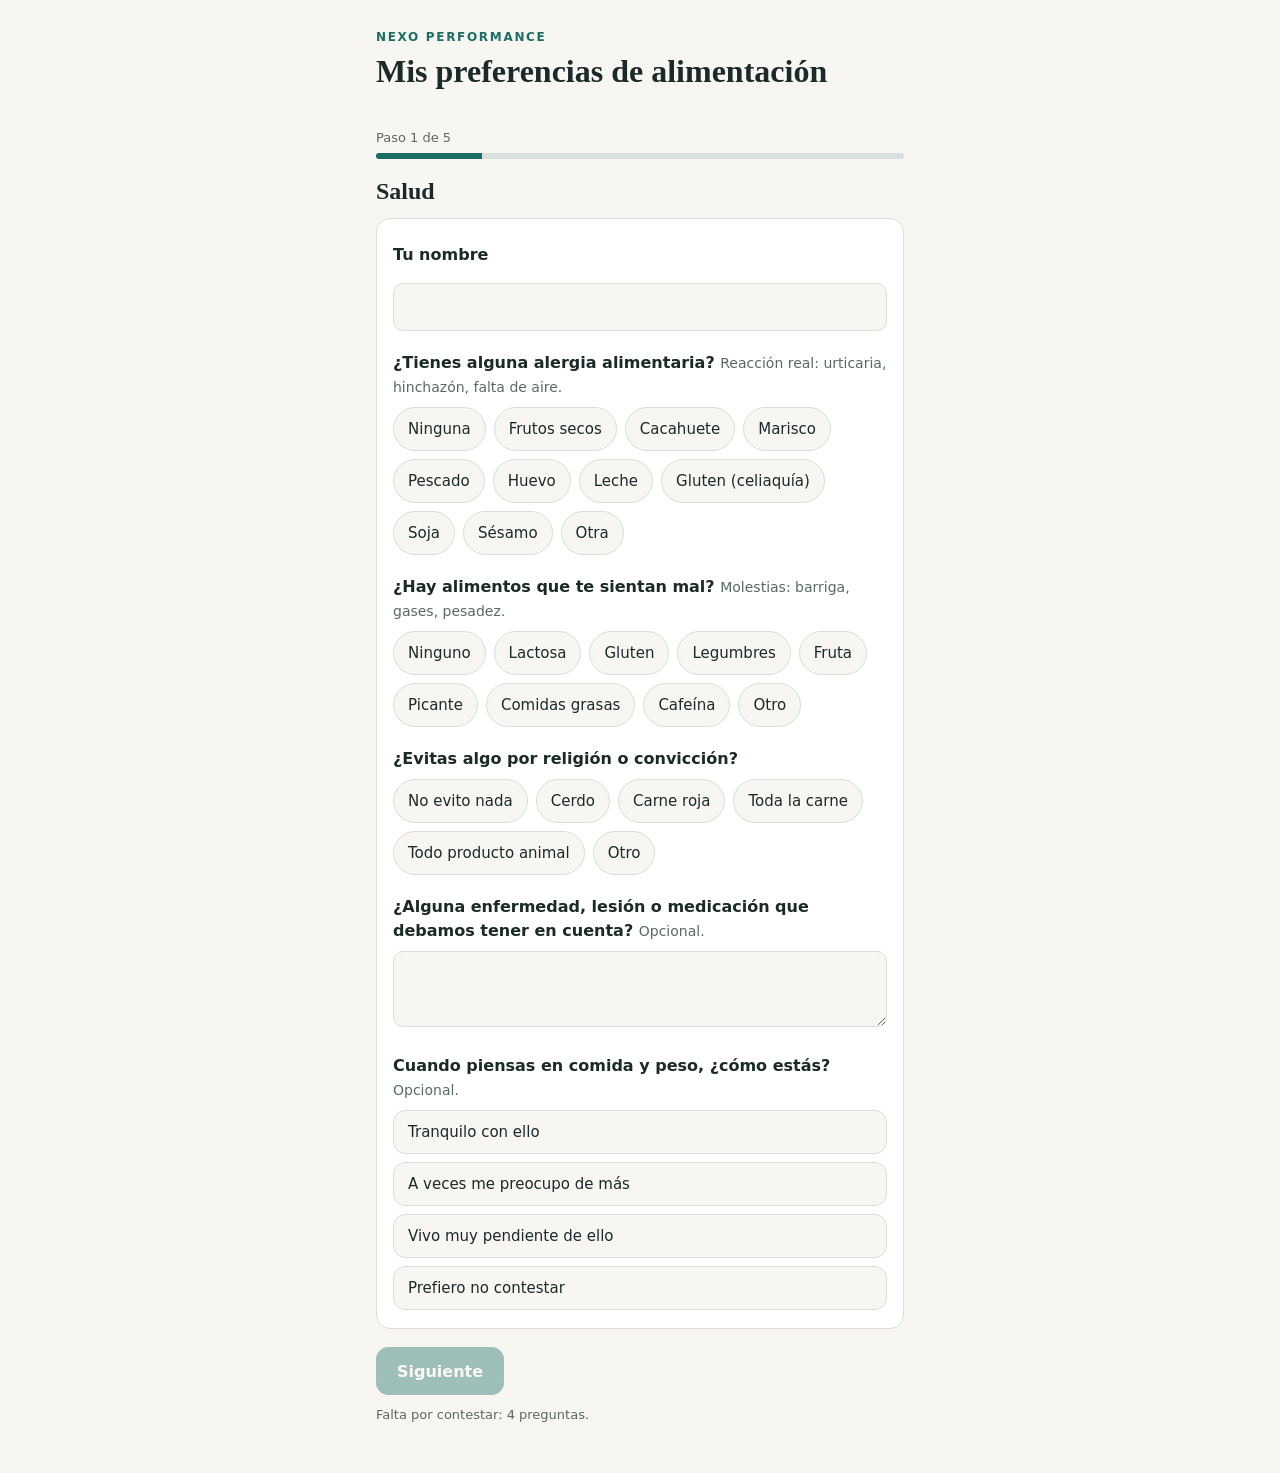
<file: alimentacion/index.html>
<!doctype html>
<html lang="es">
<head>
<meta charset="utf-8">
<meta name="viewport" content="width=device-width, initial-scale=1, viewport-fit=cover">
<meta name="robots" content="noindex, nofollow">
<meta name="color-scheme" content="light dark">
<link rel="icon" href="data:,">
<title>Mis preferencias de alimentación · NEXO Performance</title>
<style>
:root{
  --bg:#F7F6F2; --card:#FFFFFF; --ink:#1C2A27; --muted:#5A6965; --line:#D8DFDC;
  --acc:#1B6E62; --acc-ink:#FFFFFF; --soft:#E3F0EC; --err:#A3361F;
  --serif:"Iowan Old Style","Palatino Linotype",Georgia,serif;
  --sans:system-ui,-apple-system,"Segoe UI",Roboto,"Helvetica Neue",Arial,sans-serif;
}
@media (prefers-color-scheme:dark){
  :root{--bg:#0F1A18; --card:#17241F; --ink:#E7EEEB; --muted:#9FB1AB; --line:#2A3A35; --acc:#3FA593; --acc-ink:#06201B; --soft:#1B3029; --err:#F08C74}
}
*{box-sizing:border-box}
html{-webkit-text-size-adjust:100%}
body{margin:0;background:var(--bg);color:var(--ink);font:16px/1.5 var(--sans)}
.wrap{max-width:560px;margin:0 auto;padding:0 16px calc(48px + env(safe-area-inset-bottom))}
header{padding:28px 0 8px}
.brand{font-size:12px;letter-spacing:.14em;text-transform:uppercase;color:var(--acc);font-weight:700}
h1{font:600 32px/1.12 var(--serif);margin:8px 0 12px}
h2{font:600 24px/1.2 var(--serif);margin:18px 0 6px;scroll-margin-top:16px}
p{margin:0 0 12px}
.muted{color:var(--muted)}
.priv{background:var(--soft);border-radius:12px;padding:12px 14px;font-size:14px;margin:16px 0}
.card{background:var(--card);border:1px solid var(--line);border-radius:14px;padding:4px 16px 18px;margin:12px 0}
.prog{font-size:13px;color:var(--muted);margin-top:18px}
.track{height:6px;border-radius:3px;background:var(--line);overflow:hidden;margin-top:6px}
.fill{height:100%;background:var(--acc);transition:width .25s}
.q{margin:20px 0 0}
.q .t{display:block;font-weight:600;font-size:16px;margin-bottom:8px}
.q .t small{font-weight:400;color:var(--muted);font-size:14px}
input[type=text],textarea{width:100%;font:inherit;font-size:16px;color:var(--ink);background:var(--bg);border:1px solid var(--line);border-radius:10px;padding:11px 12px;min-height:46px}
textarea{resize:vertical;min-height:76px}
input[type=text]{margin-top:8px}
.q>input[type=text]:first-child{margin-top:0}
input:focus,textarea:focus,button:focus-visible,a:focus-visible{outline:3px solid var(--acc);outline-offset:1px}
.chips{display:flex;flex-wrap:wrap;gap:8px}
.col{display:flex;flex-direction:column;gap:8px}
.chips button,.col button{font:inherit;font-size:15px;min-height:44px;padding:8px 14px;border-radius:999px;border:1px solid var(--line);background:var(--bg);color:var(--ink);cursor:pointer;text-align:left}
.col button{border-radius:12px}
.chips button[aria-pressed=true],.col button[aria-pressed=true]{background:var(--acc);border-color:var(--acc);color:var(--acc-ink);font-weight:600}
.chips button[aria-pressed=true]::before,.col button[aria-pressed=true]::before{content:"✓ "}
.btn{display:inline-flex;align-items:center;justify-content:center;min-height:48px;padding:0 20px;border-radius:12px;border:1px solid var(--acc);background:transparent;color:var(--acc);font:600 16px var(--sans);cursor:pointer;text-decoration:none}
.btn.main{background:var(--acc);color:var(--acc-ink)}
.btn.quiet{border-color:var(--line);color:var(--muted)}
.btn.small{min-height:40px;font-size:14px;padding:0 14px}
.btn:disabled{opacity:.4;cursor:not-allowed}
.btn.aviso{width:100%;justify-content:flex-start;text-align:left;padding:12px 16px;min-height:56px;font-weight:500;line-height:1.35;border-color:var(--line);color:var(--ink)}
.btn.aviso[aria-pressed=true]{background:var(--acc);border-color:var(--acc);color:var(--acc-ink)}
.acts{display:flex;flex-wrap:wrap;gap:10px;margin-top:18px}
.falta{font-size:13px;color:var(--muted);margin-top:10px;min-height:20px}
pre{white-space:pre-wrap;word-break:break-word;font:13px/1.45 ui-monospace,Menlo,monospace;background:var(--bg);border:1px solid var(--line);border-radius:10px;padding:12px;margin:10px 0 0;max-height:380px;overflow:auto}
.msg{min-height:22px;font-size:14px;color:var(--acc);margin-top:10px}
.estado{font-size:14px;color:var(--acc);font-weight:600;margin:6px 0 0}
details>summary{cursor:pointer;color:var(--muted);font-size:14px;min-height:40px;display:flex;align-items:center}
</style>
</head>
<body>
<div class="wrap">
<header>
  <div class="brand">NEXO Performance</div>
  <h1>Mis preferencias de alimentación</h1>
  <div class="estado" id="estado-envio" hidden></div>
  <noscript><p><strong>Esta hoja necesita JavaScript activado en el navegador.</strong></p></noscript>
</header>
<div id="app"></div>
</div>

<script>
(function(){
'use strict';
var KEY='nexo_alimentacion_v1';
/* tipo: multi (varias; excl = opción que borra las demás) · uno · texto · linea · aviso · req: obligatoria · otro: caja que aparece al marcar «Otra/Otro» · o: etiqueta del mensaje en primera persona */
var PASOS=[
 {titulo:'Salud',intro:'',preguntas:[
  {id:'nombre',tipo:'linea',req:1,t:'Tu nombre',o:'Nombre'},
  {id:'alergias',tipo:'multi',req:1,t:'¿Tienes alguna alergia alimentaria?',ayuda:'Reacción real: urticaria, hinchazón, falta de aire.',o:'Alergias',
   opciones:['Ninguna','Frutos secos','Cacahuete','Marisco','Pescado','Huevo','Leche','Gluten (celiaquía)','Soja','Sésamo','Otra'],excl:'Ninguna',otro:'Otra'},
  {id:'intolerancias',tipo:'multi',req:1,t:'¿Hay alimentos que te sientan mal?',ayuda:'Molestias: barriga, gases, pesadez.',o:'Alimentos que me sientan mal',
   opciones:['Ninguno','Lactosa','Gluten','Legumbres','Fruta','Picante','Comidas grasas','Cafeína','Otro'],excl:'Ninguno',otro:'Otro'},
  {id:'evitas',tipo:'multi',req:1,t:'¿Evitas algo por religión o convicción?',o:'Evito por religión o convicción',
   opciones:['No evito nada','Cerdo','Carne roja','Toda la carne','Todo producto animal','Otro'],excl:'No evito nada',otro:'Otro'},
  {id:'medico',tipo:'texto',t:'¿Alguna enfermedad, lesión o medicación que debamos tener en cuenta?',ayuda:'Opcional.',o:'Enfermedad, lesión o medicación a tener en cuenta'},
  {id:'relacion',tipo:'uno',t:'Cuando piensas en comida y peso, ¿cómo estás?',ayuda:'Opcional.',o:'Cómo estoy con la comida y el peso',
   opciones:['Tranquilo con ello','A veces me preocupo de más','Vivo muy pendiente de ello','Prefiero no contestar']}
 ]},
 {titulo:'Gustos',intro:'',preguntas:[
  {id:'proteinas',tipo:'multi',req:1,t:'Proteínas que comes con gusto',o:'Proteínas que como con gusto',
   opciones:['Pollo','Pavo','Ternera','Cerdo','Pescado blanco','Salmón o pescado azul','Atún','Huevos','Jamón o embutido magro','Queso','Yogur, skyr o kéfir','Legumbres','Tofu o soja','Marisco']},
  {id:'hidratos',tipo:'multi',req:1,t:'Hidratos que comes con gusto',o:'Hidratos que como con gusto',
   opciones:['Arroz','Pasta','Patata','Boniato','Pan','Avena o cereales','Legumbres','Cuscús o quinoa','Tortillas o wraps']},
  {id:'verduras',tipo:'multi',req:1,t:'Verduras que te gustan',o:'Verduras que me gustan',
   opciones:['Ensalada','Tomate','Brócoli o coliflor','Espinacas','Calabacín o berenjena','Pimiento','Judías verdes','Zanahoria','Champiñones','Ninguna me gusta mucho']},
  {id:'frutas',tipo:'multi',req:1,t:'Frutas que te gustan',o:'Frutas que me gustan',
   opciones:['Plátano','Manzana','Naranja o mandarina','Fresas o frutos rojos','Uvas','Sandía o melón','Kiwi','Piña o mango','Ninguna me gusta mucho']},
  {id:'favoritas',tipo:'texto',req:1,t:'Tus comidas favoritas',o:'Mis comidas favoritas'},
  {id:'odias',tipo:'texto',req:1,t:'Lo que NO soportas',o:'Lo que no soporto'},
  {id:'caprichos',tipo:'multi',req:1,t:'¿Qué te cuesta más dejar?',o:'Lo que más me cuesta dejar',
   opciones:['Dulces y bollería','Refrescos y zumos','Fritos y comida rápida','Picoteo (patatas, frutos secos)','Pan','Chocolate','Pizza y hamburguesa','Alcohol','Nada en especial']}
 ]},
 {titulo:'Tu día a día',intro:'',preguntas:[
  {id:'quien_cocina',tipo:'uno',req:1,t:'¿Quién cocina en tu casa?',o:'Quién cocina en casa',
   opciones:['Yo','Mi familia','Piso compartido (cada uno lo suyo)','Como en comedor o restaurante','Pido a domicilio']},
  {id:'cocina_nivel',tipo:'uno',req:1,t:'¿Cómo cocinas?',o:'Cómo cocino',opciones:['Nada','Lo básico (plancha, horno, arroz)','Bien']},
  {id:'tiempo',tipo:'uno',req:1,t:'Tiempo para cocinar un día normal',o:'Tiempo para cocinar un día normal',opciones:['Menos de 15 min','15 a 30 min','Más de 30 min']},
  {id:'fuera',tipo:'uno',req:1,t:'Comidas fuera de casa o a domicilio por semana',o:'Comidas fuera de casa o a domicilio por semana',opciones:['0 o 1','2 a 4','5 o más']},
  {id:'n_comidas',tipo:'uno',req:1,t:'¿Cuántas comidas al día prefieres?',o:'Comidas al día que prefiero',opciones:['3','4','5']},
  {id:'desayuno',tipo:'uno',req:1,t:'¿Desayunas?',o:'Desayuno',opciones:['Siempre','A veces','Casi nunca']},
  {id:'ayuno',tipo:'uno',req:1,t:'Dejar unas 12 horas sin comer por la noche (cenar a las 21:00 y desayunar a las 9:00)',o:'Dejar unas 12 horas sin comer por la noche',opciones:['Ya lo hago','Me parece bien','Me costaría','No quiero']}
 ]},
 {titulo:'Hábitos y objetivo',intro:'',preguntas:[
  {id:'agua',tipo:'uno',req:1,t:'Agua al día',o:'Agua al día',opciones:['Menos de 1 litro','1 a 2 litros','Más de 2 litros']},
  {id:'refrescos',tipo:'uno',req:1,t:'Refrescos, zumos o bebidas energéticas',o:'Refrescos, zumos o bebidas energéticas',opciones:['Nunca','Alguno a la semana','Casi a diario']},
  {id:'cafe',tipo:'uno',req:1,t:'Cafés al día',o:'Cafés al día',opciones:['Ninguno','1 o 2','3 o más']},
  {id:'alcohol',tipo:'uno',req:1,t:'Alcohol',o:'Alcohol',opciones:['Nunca','Alguna vez al mes','Casi cada fin de semana','Más que eso']},
  {id:'suplementos',tipo:'multi',req:1,t:'¿Tomas algún suplemento?',o:'Suplementos',
   opciones:['Ninguno','Creatina','Proteína en polvo','Cafeína','Omega-3','Vitamina D','Magnesio','Hierro','Multivitamínico','Otro'],excl:'Ninguno',otro:'Otro'},
  {id:'dificultad',tipo:'multi',req:1,t:'¿Qué se te da peor?',o:'Lo que se me da peor',
   opciones:['Picar entre horas','Cenas tarde o copiosas','Saltarme comidas','Raciones grandes','Los fines de semana','Hambre por la noche','Comer rápido','Falta de tiempo para cocinar','Comer por aburrimiento o ansiedad']},
  {id:'objetivo',tipo:'uno',req:1,t:'¿Qué te gustaría conseguir?',o:'Lo que quiero conseguir',opciones:['Bajar grasa','Mantenerme y rendir mejor','Ganar músculo','Tener más energía','No lo sé']},
  {id:'comentarios',tipo:'texto',t:'¿Algo más que quieras contarme?',o:'Algo más'},
  {id:'acepto',tipo:'aviso',req:1,t:'Acepto que se usen estas respuestas solo para preparar mis pautas de alimentación.'}
 ]}
];
var $=function(id){return document.getElementById(id)};
/* Enlace personal (?t=...): si lo hay, se envía directo a Pulso (Supabase UE) y no por WhatsApp. La clave anon es pública por diseño. */
var SB_URL='https://lunaktorykgmhejojiai.supabase.co',SB_KEY='eyJhbGciOiJIUzI1NiIsInR5cCI6IkpXVCJ9.eyJpc3MiOiJzdXBhYmFzZSIsInJlZiI6Imx1bmFrdG9yeWtnbWhlam9qaWFpIiwicm9sZSI6ImFub24iLCJpYXQiOjE3OTE1NTg0NzgsImV4cCI6MjEwNzEzNDQ3OH0.BYIZrNLi4br2IVYP2vRe-r1vn_m2G5fyxaxMjGdaJZE',TKEY='nexo_cliente_token',TIPO='alimentacion';
var token=null,modoApp=false,primerNombre='';
(function(){
  var t=null;try{t=new URLSearchParams(location.search).get('t')}catch(e){}
  try{if(t){localStorage.setItem(TKEY,t);history.replaceState(null,'',location.pathname)}else t=localStorage.getItem(TKEY)}catch(e){}
  token=t||null;
})();
function rpc(fn,args){
  return fetch(SB_URL+'/rest/v1/rpc/'+fn,{method:'POST',headers:{'apikey':SB_KEY,'Authorization':'Bearer '+SB_KEY,'Content-Type':'application/json'},body:JSON.stringify(args)})
    .then(function(r){if(!r.ok)throw new Error('http '+r.status);return r.text()}).then(function(t){return t?JSON.parse(t):null});
}
function cuando(iso){try{return new Date(iso).toLocaleString('es-ES',{day:'numeric',month:'long',hour:'2-digit',minute:'2-digit'})}catch(e){return ''}}
function marca(iso){var b=$('estado-envio');b.textContent=iso?'Enviado el '+cuando(iso)+'.':'';b.hidden=!iso}
function pasarAModoApp(on){modoApp=on}
function h(tag,cls,txt){var e=document.createElement(tag);if(cls)e.className=cls;if(txt!=null)e.textContent=txt;return e}
function load(){try{var r=localStorage.getItem(KEY);return r?JSON.parse(r):null}catch(e){return null}}
var S=load()||{paso:0,r:{}};
S.paso=Math.min(Math.max(+S.paso||0,0),PASOS.length);S.r=S.r||{};
function save(){try{localStorage.setItem(KEY,JSON.stringify(S))}catch(e){}}
function respondida(p){
  var v=S.r[p.id];
  if(p.tipo==='multi')return Array.isArray(v)&&v.length>0&&(!p.otro||v.indexOf(p.otro)<0||(S.r[p.id+'_otro']||'').trim().length>0);
  if(p.tipo==='aviso')return v===true;
  if(p.tipo==='texto'||p.tipo==='linea')return (v||'').trim().length>0;
  return v!=null&&v!=='';
}
function faltan(P){return P.preguntas.filter(function(p){return p.req&&!respondida(p)})}
function texto(){
  var L=[],n=(S.r.nombre||'').trim();
  L.push('MIS PREFERENCIAS DE ALIMENTACIÓN'+(n?' · '+n:''));L.push('');
  PASOS.forEach(function(P){
    var r=[];
    P.preguntas.forEach(function(p){
      if(p.id==='nombre'||p.tipo==='aviso'||!respondida(p)&&p.tipo!=='texto')return;
      var v=S.r[p.id];
      if(p.tipo==='multi'){v=v.map(function(x){return p.otro&&x===p.otro?x+': '+(S.r[p.id+'_otro']||'').trim():x}).join(', ')}
      else if(p.tipo==='texto'){v=(v||'').trim();if(!v)return}
      r.push('- '+(p.o||p.t)+': '+v);
    });
    if(r.length){L.push(P.titulo.toUpperCase());r.forEach(function(x){L.push(x)});L.push('')}
  });
  if(S.r.acepto)L.push('Acepto que se usen estas respuestas solo para preparar mis pautas de alimentación.');
  return L.join('\n').trim();
}
function pregunta(P,p,onChange){
  var q=h('div','q');
  if(p.tipo==='aviso'){
    var b=h('button','btn aviso',p.t);b.type='button';b.setAttribute('aria-pressed',S.r[p.id]?'true':'false');
    b.addEventListener('click',function(){S.r[p.id]=!S.r[p.id];b.setAttribute('aria-pressed',S.r[p.id]?'true':'false');onChange()});
    return b;
  }
  var t=h('span','t',p.t);t.id='q-'+p.id;
  if(p.ayuda){t.appendChild(document.createTextNode(' '));t.appendChild(h('small',null,p.ayuda))}
  q.appendChild(t);
  if(p.tipo==='texto'){
    var a=document.createElement('textarea');a.rows=2;a.maxLength=400;a.value=S.r[p.id]||'';a.setAttribute('aria-labelledby',t.id);
    a.addEventListener('input',function(){S.r[p.id]=a.value;onChange()});q.appendChild(a);
  }else if(p.tipo==='linea'){
    var i0=document.createElement('input');i0.type='text';i0.maxLength=80;i0.value=S.r[p.id]||'';i0.autocomplete='given-name';i0.setAttribute('aria-labelledby',t.id);
    i0.addEventListener('input',function(){S.r[p.id]=i0.value;onChange()});q.appendChild(i0);
  }else{
    var multi=p.tipo==='multi';
    var g=h('div',multi?'chips':'col');g.setAttribute('role','group');g.setAttribute('aria-labelledby',t.id);
    var otro=null,btns=[];
    var pinta=function(){
      var sel=multi?(S.r[p.id]||[]):S.r[p.id];
      btns.forEach(function(x){var on=multi?sel.indexOf(x.o)>=0:sel===x.o;x.b.setAttribute('aria-pressed',on?'true':'false')});
      if(otro)otro.hidden=!(multi&&sel.indexOf(p.otro)>=0);
    };
    p.opciones.forEach(function(o){
      var b=h('button',null,o);b.type='button';
      b.addEventListener('click',function(){
        if(!multi)S.r[p.id]=o;
        else{
          var cur=(S.r[p.id]||[]),on=cur.indexOf(o)>=0;
          if(o===p.excl)S.r[p.id]=on?[]:[o];
          else{var s=cur.filter(function(x){return x!==p.excl});S.r[p.id]=on?s.filter(function(x){return x!==o}):s.concat([o])}
        }
        pinta();onChange();
      });
      btns.push({o:o,b:b});g.appendChild(b);
    });
    q.appendChild(g);
    if(multi&&p.otro){
      otro=document.createElement('input');otro.type='text';otro.placeholder='Cuál';otro.maxLength=120;otro.value=S.r[p.id+'_otro']||'';otro.setAttribute('aria-label','Cuál: '+p.t);
      otro.addEventListener('input',function(){S.r[p.id+'_otro']=otro.value;onChange()});q.appendChild(otro);
    }
    pinta();
  }
  return q;
}
function nav(next,back){
  var a=h('div','acts');
  if(back){var b=h('button','btn quiet','Atrás');b.type='button';b.addEventListener('click',function(){S.paso--;save();dibuja(true)});a.appendChild(b)}
  if(next)a.appendChild(next);
  return a;
}
function dibuja(sube){
  var app=$('app');app.textContent='';
  var total=PASOS.length+1,p0=S.paso;
  app.appendChild(h('div','prog',p0<PASOS.length?'Paso '+(p0+1)+' de '+total:'Paso '+total+' de '+total));
  var tr=h('div','track'),fl=h('div','fill');fl.style.width=((p0+1)/total*100)+'%';tr.appendChild(fl);app.appendChild(tr);
  if(p0<PASOS.length){
    var P=PASOS[p0];
    var t=h('h2',null,P.titulo);t.tabIndex=-1;app.appendChild(t);if(P.intro)app.appendChild(h('p','muted',P.intro));
    var card=h('section','card'),btn=h('button','btn main',p0===PASOS.length-1?'Revisar y enviar':'Siguiente');btn.type='button';
    var fa=h('div','falta');
    var estado=function(){var f=faltan(P);btn.disabled=f.length>0;fa.textContent=f.length?'Falta por contestar: '+f.length+(f.length===1?' pregunta':' preguntas')+'.':'';save()};
    P.preguntas.forEach(function(p){card.appendChild(pregunta(P,p,estado))});
    app.appendChild(card);
    btn.addEventListener('click',function(){S.paso++;save();dibuja(true)});
    app.appendChild(nav(btn,p0>0));app.appendChild(fa);
    estado();
    if(sube){t.focus({preventScroll:true});t.scrollIntoView({block:'start'})}
  }else{
    var t2=h('h2',null,'Enviar');t2.tabIndex=-1;app.appendChild(t2);
    var card2=h('section','card'),pre=h('pre',null,texto());card2.appendChild(pre);app.appendChild(card2);
    var msg=h('div','msg');msg.setAttribute('role','status');msg.setAttribute('aria-live','polite');
    var ok=function(){if((S.r.nombre||'').trim())return true;msg.textContent='Falta tu nombre: vuelve al paso 1.';return false};
    var copiar=function(){
      if(!ok())return Promise.resolve();
      var t=texto();
      var si=function(){msg.textContent='Copiado.'};
      var no=function(){msg.textContent='No he podido copiarlo. Selecciona el texto de arriba y cópialo.'};
      if(navigator.clipboard&&navigator.clipboard.writeText)return navigator.clipboard.writeText(t).then(si,no);
      no();return Promise.resolve();
    };
    var env=h('button','btn main','Enviar');env.type='button';
    var compartir=function(){
      if(!ok())return;
      if(navigator.share){navigator.share({text:texto()}).then(function(){msg.textContent='Listo.'},function(e){if(e&&e.name==='AbortError')return;copiar()})}
      else copiar();
    };
    var enviarApp=function(){
      if(!ok())return;
      env.disabled=true;msg.textContent='Enviando…';
      rpc('cli_guardar',{p_token:token,p_tipo:TIPO,p_resp:{v:1,datos:S.r,texto:texto()}}).then(function(){
        env.disabled=false;msg.textContent='Enviado.';marca(new Date().toISOString());
      },function(){
        env.disabled=false;msg.textContent='No se ha podido enviar. Prueba otra vez o usa WhatsApp.';
        var d=$('alt-wa');if(d)d.open=true;
      });
    };
    env.addEventListener('click',function(){if(modoApp)enviarApp();else compartir()});
    var cp=h('button','btn','Copiar');cp.type='button';cp.addEventListener('click',copiar);
    var wa=h('a','btn quiet','Abrir WhatsApp');wa.href='https://wa.me/34666791332';wa.target='_blank';wa.rel='noopener';
    var ac=h('div','acts');ac.appendChild(env);
    if(!modoApp){ac.appendChild(cp);ac.appendChild(wa)}
    app.appendChild(ac);app.appendChild(msg);
    if(modoApp){
      var det=h('details');det.id='alt-wa';det.appendChild(h('summary',null,'WhatsApp'));
      var ac3=h('div','acts');ac3.style.marginTop='4px';ac3.appendChild(cp);ac3.appendChild(wa);det.appendChild(ac3);app.appendChild(det);
    }
    var ba=h('button','btn quiet small','Atrás');ba.type='button';ba.addEventListener('click',function(){S.paso--;save();dibuja(true)});
    var ac2=h('div','acts');ac2.appendChild(ba);app.appendChild(ac2);
    if(sube){t2.focus({preventScroll:true});t2.scrollIntoView({block:'start'})}
  }
}
function arrancarApp(){
  if(!token)return;
  pasarAModoApp(true);marca(null);
  rpc('cli_cargar',{p_token:token}).then(function(info){
    if(!info){ /* enlace que ya no vale */
      pasarAModoApp(false);try{localStorage.removeItem(TKEY)}catch(e){}token=null;
      var b=$('estado-envio');b.textContent='Este enlace ya no vale.';b.hidden=false;dibuja(false);return;
    }
    primerNombre=(info.nombre||'').split(' ')[0]||'';
    var r=info.respuestas&&info.respuestas[TIPO];
    var vacioLocal=Object.keys(S.r).filter(function(k){return k!=='nombre'&&(S.r[k]||'').length!==0}).length===0;
    if(r&&r.datos&&vacioLocal){S.r=r.datos;S.paso=PASOS.length;save()}
    if(!(S.r.nombre||'').trim()&&primerNombre){S.r.nombre=primerNombre;save()}
    marca(r&&r.enviado?r.enviado:null);
    dibuja(false);
  },function(){ /* sin conexión: se puede seguir rellenando y enviar después */ dibuja(false) });
}
dibuja(false);
arrancarApp();
})();
</script>
</body>
</html>
</file>
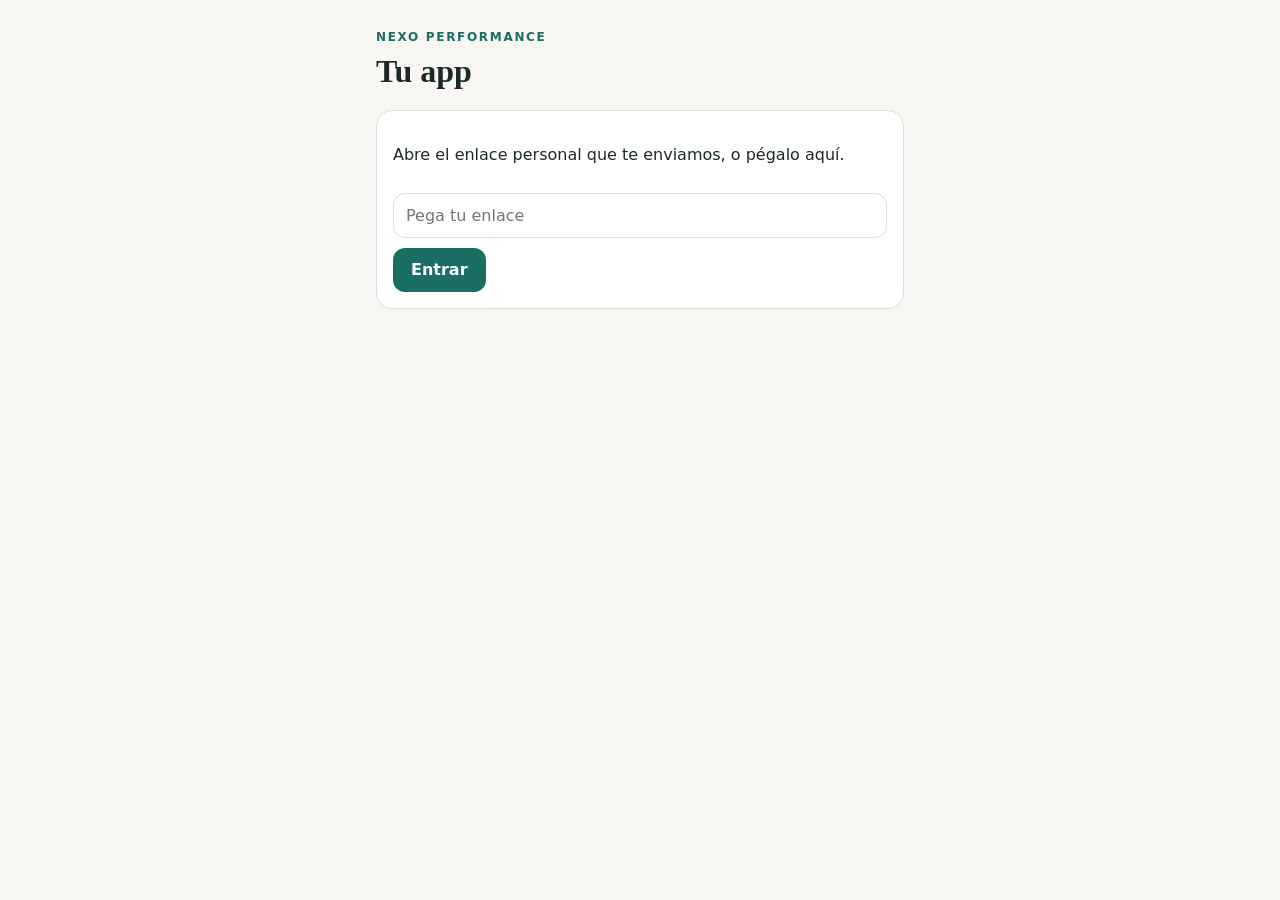
<file: cliente/index.html>
<!doctype html>
<html lang="es">
<head>
<meta charset="utf-8">
<meta name="viewport" content="width=device-width,initial-scale=1,viewport-fit=cover">
<meta name="robots" content="noindex,nofollow">
<meta name="referrer" content="no-referrer">
<meta name="theme-color" content="#F7F6F2" media="(prefers-color-scheme: light)">
<meta name="theme-color" content="#0F1A18" media="(prefers-color-scheme: dark)">
<meta name="apple-mobile-web-app-capable" content="yes">
<meta name="apple-mobile-web-app-title" content="NEXO">
<link rel="manifest" href="manifest.json">
<link rel="apple-touch-icon" href="../icons/apple-touch-icon.png">
<title>NEXO · Hoy</title>
<style>
:root{
  --bg:#F7F6F2; --card:#FFFFFF; --ink:#1C2A27; --muted:#5A6965; --line:#D8DFDC;
  --acc:#1B6E62; --acc-ink:#FFFFFF; --soft:#E3F0EC; --err:#A3361F; --track:#ECEFED;
  --serif:"Iowan Old Style","Palatino Linotype",Georgia,serif;
  --sans:system-ui,-apple-system,"Segoe UI",Roboto,"Helvetica Neue",Arial,sans-serif;
}
@media (prefers-color-scheme:dark){
  :root{--bg:#0F1A18; --card:#17241F; --ink:#E7EEEB; --muted:#9FB1AB; --line:#2A3A35; --acc:#3FA593; --acc-ink:#06201B; --soft:#1B3029; --err:#F08C74; --track:#22322D}
}
*{box-sizing:border-box}
html{-webkit-text-size-adjust:100%}
body{margin:0;background:var(--bg);color:var(--ink);font:16px/1.5 var(--sans)}
.wrap{max-width:560px;margin:0 auto;padding:0 16px calc(48px + env(safe-area-inset-bottom))}
header{padding:28px 0 6px}
.brand{font-size:12px;letter-spacing:.14em;text-transform:uppercase;color:var(--acc);font-weight:700}
h1{font:600 32px/1.12 var(--serif);margin:8px 0 2px}
h2{font:600 20px/1.2 var(--serif);margin:0}
.muted{color:var(--muted)}
.fecha{color:var(--muted);margin:0 0 14px}
.seg{display:inline-flex;background:var(--track);border-radius:999px;padding:3px;margin:0 0 14px}
.seg button{border:0;background:transparent;color:var(--muted);font:600 14px var(--sans);padding:8px 18px;border-radius:999px;cursor:pointer;min-height:36px}
.seg button[aria-pressed="true"]{background:var(--card);color:var(--ink);box-shadow:0 1px 0 var(--line)}
.card{background:var(--card);border:1px solid var(--line);border-radius:16px;padding:16px;margin:0 0 12px}
.cab{display:flex;justify-content:space-between;align-items:baseline;margin:0 0 10px}
.cnt{font:600 14px var(--sans);color:var(--muted)}
.hab{display:flex;gap:12px;align-items:flex-start;width:100%;text-align:left;border:1px solid var(--line);background:var(--bg);color:var(--ink);
  border-radius:14px;padding:12px 14px;margin:0 0 8px;font:inherit;cursor:pointer;min-height:56px}
.hab .em{flex:none;width:40px;height:40px;border-radius:12px;background:var(--soft);color:var(--acc);display:grid;place-items:center}
.hab .em svg{width:24px;height:24px}
.hab[aria-pressed="true"] .em{background:var(--acc);color:var(--acc-ink)}
.hab .tx{flex:1;min-width:0}
.hab b{display:block;font-weight:600;line-height:1.3}
.hab small{display:block;color:var(--muted);font-size:13px;line-height:1.35;margin-top:2px}
.hab .ok{flex:none;width:28px;height:28px;border-radius:50%;border:2px solid var(--line);margin-top:2px;display:grid;place-items:center}
.hab[aria-pressed="true"]{background:var(--soft);border-color:var(--acc)}
.hab[aria-pressed="true"] .ok{background:var(--acc);border-color:var(--acc)}
.hab[aria-pressed="true"] .ok::after{content:"";width:10px;height:6px;border:solid var(--acc-ink);border-width:0 0 2.5px 2.5px;transform:rotate(-45deg) translate(1px,-1px)}
.hab:disabled{opacity:.6}
.vacio{color:var(--muted);margin:4px 0}
.sem{display:grid;grid-template-columns:repeat(7,1fr);gap:6px}
.dia{text-align:center;font-size:12px;color:var(--muted)}
.dia .bar{height:56px;border-radius:8px;background:var(--track);margin:6px 0 4px;position:relative;overflow:hidden}
.dia .bar i{position:absolute;left:0;right:0;bottom:0;background:var(--acc);border-radius:8px}
.dia.hoy{color:var(--ink);font-weight:700}
.dia.fut .bar{opacity:.4}
.rut{list-style:none;margin:0 0 14px;padding:0}
.rut li{display:flex;gap:10px;align-items:center;padding:7px 0;border-top:1px solid var(--line);font-size:15px;line-height:1.3}
.rut li:first-child{border-top:0}
.rut .hr{flex:none;min-width:46px;max-width:80px;font-weight:600;color:var(--acc);font-variant-numeric:tabular-nums}
.rut .ic{flex:none;width:30px;height:30px;border-radius:9px;background:var(--soft);color:var(--acc);display:grid;place-items:center}
.rut .ic svg{width:18px;height:18px}
.sub{font:600 13px var(--sans);letter-spacing:.08em;text-transform:uppercase;color:var(--muted);margin:4px 0 6px}
.q{margin:14px 0 0}
.q .t{display:block;font-weight:600;margin:0 0 6px}
.q .t small{font-weight:400;color:var(--muted);font-size:13px}
.op{display:grid;gap:6px}
.op.c2{grid-template-columns:repeat(2,1fr)}.op.c3{grid-template-columns:repeat(3,1fr)}.op.c5{grid-template-columns:repeat(5,1fr)}.op.c6{grid-template-columns:repeat(6,1fr)}
.op button{border:1px solid var(--line);background:var(--bg);color:var(--ink);font:500 15px var(--sans);border-radius:10px;min-height:44px;padding:6px 4px;cursor:pointer}
.op button[aria-pressed="true"]{background:var(--acc);border-color:var(--acc);color:var(--acc-ink)}
.op button.ancho{grid-column:1/-1}
.campo{width:100%;font:16px var(--sans);padding:11px 12px;border:1px solid var(--line);border-radius:10px;background:var(--bg);color:var(--ink);margin:8px 0 0}
.cierre .btn{width:100%;margin-top:14px}
.btn:disabled{opacity:.45;cursor:default}
.ok-msg{color:var(--acc)}
.af{display:flex;gap:14px;align-items:center}
.anillo{flex:none;width:84px;height:84px}
.ai b{display:block;font-weight:600}.ai small{display:block;color:var(--muted);font-size:13px;line-height:1.35;margin-top:2px}
.ayuno .btn{width:100%;margin-top:12px}
.enlace{border:0;background:none;color:var(--acc);font:600 14px var(--sans);padding:10px 0 0;cursor:pointer}
.msg{min-height:22px;font-size:14px;color:var(--err);margin:4px 0 0}
.entrar input{width:100%;font:16px var(--sans);padding:12px;border:1px solid var(--line);border-radius:12px;background:var(--card);color:var(--ink);margin:10px 0}
.btn{border:0;background:var(--acc);color:var(--acc-ink);font:600 16px var(--sans);padding:12px 18px;border-radius:12px;cursor:pointer;min-height:44px}
</style>
</head>
<body>
<div class="wrap">
  <header><div class="brand">NEXO Performance</div><h1 id="titulo">Hoy</h1><p class="fecha" id="fecha"></p></header>
  <main id="vista"><p class="muted">Cargando…</p></main>
  <p class="msg" id="msg" role="status" aria-live="polite"></p>
</div>
<script>
/* Pantalla «Hoy» del cliente: su Mapa de Hábitos con una casilla por día. Enlace personal (?t=...) y nada más: sin contraseña.
   Los datos van a Pulso (Supabase UE) por funciones que exigen el token (cli_hoy, cli_guardar_check, cli_guardar_cierre y cli_ayuno_*). La clave anon es pública por diseño. */
var SB_URL='https://lunaktorykgmhejojiai.supabase.co',SB_KEY='eyJhbGciOiJIUzI1NiIsInR5cCI6IkpXVCJ9.eyJpc3MiOiJzdXBhYmFzZSIsInJlZiI6Imx1bmFrdG9yeWtnbWhlam9qaWFpIiwicm9sZSI6ImFub24iLCJpYXQiOjE3OTE1NTg0NzgsImV4cCI6MjEwNzEzNDQ3OH0.BYIZrNLi4br2IVYP2vRe-r1vn_m2G5fyxaxMjGdaJZE',TKEY='nexo_cliente_token';
/* Iconos de línea: copia exacta de Clientes/iconos.py (si cambia uno, cambiar los dos). */
var ICONOS={"luna":"<path d=\"M20 14.5A8 8 0 1 1 9.5 4a6.5 6.5 0 0 0 10.5 10.5z\"/>","pantalla":"<rect x=\"7\" y=\"3\" width=\"10\" height=\"18\" rx=\"2\"/><path d=\"M4 4l16 16\"/>","manzana":"<path d=\"M12 7.5c-2-1.8-6.5-1.2-6.5 3.2 0 4 2.4 9.3 4.6 9.3.8 0 1.2-.5 1.9-.5s1.1.5 1.9.5c2.2 0 4.6-5.3 4.6-9.3 0-4.4-4.5-5-6.5-3.2z\"/><path d=\"M12 7.5c0-2 .8-3.4 2.6-4\"/>","pesa":"<path d=\"M6.5 7v10M17.5 7v10M3.5 9.5v5M20.5 9.5v5M6.5 12h11\"/>","balon":"<circle cx=\"12\" cy=\"12\" r=\"9\"/><path d=\"M12 8.2l3.4 2.5-1.3 4h-4.2l-1.3-4z\"/><path d=\"M12 3v5.2M20.6 9.6l-5.2 1.1M17.3 19.3l-3.2-4.6M6.7 19.3l3.2-4.6M3.4 9.6l5.2 1.1\"/>","agua":"<path d=\"M12 3.5s6 6.4 6 10.8a6 6 0 0 1-12 0C6 9.9 12 3.5 12 3.5z\"/>","plato":"<circle cx=\"12\" cy=\"12\" r=\"8.5\"/><circle cx=\"12\" cy=\"12\" r=\"4.5\"/>","hoja":"<path d=\"M5 19.5C5 11 10 5 20 4.5c0 10-5.5 15-14 15\"/><path d=\"M5 19.5l8.5-8.5\"/>","reloj":"<circle cx=\"12\" cy=\"12\" r=\"9\"/><path d=\"M12 7v5l3.2 2\"/>","sol":"<circle cx=\"12\" cy=\"12\" r=\"4\"/><path d=\"M12 2.5v2.2M12 19.3v2.2M2.5 12h2.2M19.3 12h2.2M5.3 5.3l1.6 1.6M17.1 17.1l1.6 1.6M5.3 18.7l1.6-1.6M17.1 6.9l1.6-1.6\"/>","taza":"<path d=\"M4.5 9h12v5.5a5 5 0 0 1-5 5h-2a5 5 0 0 1-5-5z\"/><path d=\"M16.5 10.5h1.5a2.5 2.5 0 0 1 0 5h-1.8M8.5 3.5v2.5M12.5 3.5v2.5\"/>","pasos":"<path d=\"M8.5 3.5c1.6 0 2.5 1.8 2.5 4s-.9 4-2.5 4S6 9.7 6 7.5s.9-4 2.5-4zM6.8 14h3.4l-.3 3.8a1.4 1.4 0 0 1-2.8 0z\"/><path d=\"M15.5 7.5c1.6 0 2.5 1.8 2.5 4s-.9 4-2.5 4-2.5-1.8-2.5-4 .9-4 2.5-4zM13.8 18h3.4\"/>","respira":"<path d=\"M3 9h11a3 3 0 1 0-3-3M3 13h15a3 3 0 1 1-3 3M3 17h6\"/>","capsula":"<rect x=\"2.5\" y=\"8.5\" width=\"19\" height=\"7\" rx=\"3.5\" transform=\"rotate(-45 12 12)\"/><path d=\"M9.5 9.5l5 5\"/>","gafas":"<rect x=\"2.5\" y=\"9\" width=\"8\" height=\"6.5\" rx=\"2.6\"/><rect x=\"13.5\" y=\"9\" width=\"8\" height=\"6.5\" rx=\"2.6\"/><path d=\"M10.5 11.6c1-.9 2-.9 3 0M2.5 11l-.8-2.6M21.5 11l.8-2.6\"/>","check":"<circle cx=\"12\" cy=\"12\" r=\"9\"/><path d=\"M8 12.3l2.7 2.7L16 9.6\"/>"};
function icono(n){var s=document.createElementNS('http://www.w3.org/2000/svg','svg');s.setAttribute('viewBox','0 0 24 24');s.setAttribute('fill','none');s.setAttribute('stroke','currentColor');s.setAttribute('stroke-width','1.7');s.setAttribute('stroke-linecap','round');s.setAttribute('stroke-linejoin','round');s.setAttribute('aria-hidden','true');s.innerHTML=ICONOS[n]||ICONOS.check;return s}
var DK=['dom','lun','mar','mie','jue','vie','sab'],INI=['L','M','X','J','V','S','D'];
var token=null,E=null,dia=0; /* dia: 0 hoy, 1 ayer */
var $=function(id){return document.getElementById(id)};
function h(tag,cls,txt){var e=document.createElement(tag);if(cls)e.className=cls;if(txt!=null)e.textContent=txt;return e}
function pad(n){return String(n).padStart(2,'0')}
function iso(d){return d.getFullYear()+'-'+pad(d.getMonth()+1)+'-'+pad(d.getDate())}
/* De madrugada (antes de las 05:00) todavía cuenta el día anterior. */
function base(){var d=new Date();if(d.getHours()<5)d.setDate(d.getDate()-1);d.setHours(12,0,0,0);return d}
function fechaSel(){var d=base();d.setDate(d.getDate()-dia);return d}
function lunes(d){var x=new Date(d);var w=(x.getDay()+6)%7;x.setDate(x.getDate()-w);return x}
function larga(d){var s=d.toLocaleDateString('es-ES',{weekday:'long',day:'numeric',month:'long'});return s.charAt(0).toUpperCase()+s.slice(1)}
(function(){
  var t=null;try{t=new URLSearchParams(location.search).get('t')}catch(e){}
  try{if(t){localStorage.setItem(TKEY,t);history.replaceState(null,'',location.pathname)}else t=localStorage.getItem(TKEY)}catch(e){}
  token=t||null;
})();
function rpc(fn,args){
  return fetch(SB_URL+'/rest/v1/rpc/'+fn,{method:'POST',headers:{'apikey':SB_KEY,'Authorization':'Bearer '+SB_KEY,'Content-Type':'application/json'},body:JSON.stringify(args)})
    .then(function(r){if(!r.ok)throw new Error('http '+r.status);return r.text()}).then(function(t){return t?JSON.parse(t):null});
}
function aplica(x,d){
  if(x.cuando==='diario')return true;
  if(x.cuando==='fechas')return (x.fechas||[]).indexOf(iso(d))>=0;
  if(x.cuando.indexOf('semanal:')===0)return false;
  return x.cuando.split(',').indexOf(DK[d.getDay()])>=0;
}
function semanal(x){return x.cuando.indexOf('semanal:')===0?parseInt(x.cuando.split(':')[1],10):0}
function hecho(f,id){for(var i=0;i<E.checks.length;i++){var k=E.checks[i];if(k.fecha===f&&k.habito_id===id)return !!k.hecho}return false}
function poner(f,id,v){for(var i=0;i<E.checks.length;i++){var k=E.checks[i];if(k.fecha===f&&k.habito_id===id){k.hecho=v;return}}E.checks.push({fecha:f,habito_id:id,hecho:v})}
function veces(x,d){var l=lunes(d),n=0;for(var i=0;i<7;i++){var y=new Date(l);y.setDate(l.getDate()+i);if(hecho(iso(y),x.id))n++}return n}

function boton(x,f,sub,alPulsar){
  var on=hecho(f,x.id);
  var b=h('button','hab');b.type='button';b.setAttribute('aria-pressed',on?'true':'false');
  var ic=h('span','em');ic.appendChild(icono(x.icono));b.appendChild(ic);
  var tx=h('span','tx');tx.appendChild(h('b',null,x.nombre));if(sub)tx.appendChild(h('small',null,sub));b.appendChild(tx);
  b.appendChild(h('span','ok'));
  b.addEventListener('click',function(){
    var nuevo=!hecho(f,x.id);b.disabled=true;$('msg').textContent='';
    rpc('cli_guardar_check',{p_token:token,p_fecha:f,p_habito:x.id,p_hecho:nuevo}).then(function(){poner(f,x.id,nuevo);pintar()})
      .catch(function(){b.disabled=false;$('msg').textContent='No se ha podido guardar. Revisa la conexión y vuelve a intentarlo.'});
  });
  return b;
}

var N5=[[1,'1'],[2,'2'],[3,'3'],[4,'4'],[5,'5']];
var RPE=[[null,'Sin sesión']];for(var r=0;r<=10;r++)RPE.push([r,String(r)]);
/* Mismas preguntas que el cierre de Pulso Jugador, más la rutina de sueño (sí o no). */
var PREG=[
  ['rutina','Anoche, ¿cumpliste tu rutina de sueño?','c2',[[true,'Sí'],[false,'No']]],
  ['sueno','Cómo has dormido','c5',N5,'1 = fatal · 5 = genial'],
  ['comida','La comida de hoy','c3',[['cumplido','Como el menú'],['menos','Menos'],['mas','Más']]],
  ['ultraprocesados','¿Has tomado ultraprocesados?','c2',[[false,'No'],[true,'Sí']],'bollería, refrescos, snacks, precocinados'],
  ['hambre','Hambre durante el día','c5',N5,'1 = ninguna · 5 = mucha'],
  ['alcohol','Alcohol hoy','c3',[['0','0'],['1-2','1 o 2'],['3+','3 o más']]],
  ['cafeina_tarde','Café o cafeína después de las 15:30','c2',[[false,'No'],[true,'Sí']]],
  ['estres','Estrés del día','c5',N5,'1 = nada · 5 = mucho'],
  ['sensacion','Cómo te has sentido','c5',N5,'1 = fatal · 5 = genial'],
  ['rpe','Esfuerzo de la sesión principal','c6',RPE,'0 = nada · 10 = máximo'],
  ['molestia','Molestia o dolor','c3',[['no','No'],['leve','Leve'],['limita','Me limita']]],
  ['enfermo','Síntomas de enfermedad','c2',[[false,'No'],[true,'Sí']]]
];
var FORM={};  /* cierre a medias, por fecha: sobrevive a los repintados */
function preguntas(){return PREG.filter(function(q){return q[0]!=='rutina'||(E.rutina&&E.rutina.length)})}
function tarjetaRutina(){
  var c=h('section','card'),cab=h('div','cab');cab.appendChild(h('h2',null,'Rutina de sueño'));c.appendChild(cab);
  var ul=h('ul','rut');
  E.rutina.forEach(function(p){var li=h('li');li.appendChild(h('span','hr',p.hora||''));var ic=h('span','ic');ic.appendChild(icono(p.icono));li.appendChild(ic);li.appendChild(h('span',null,p.paso));ul.appendChild(li)});
  c.appendChild(ul);return c;
}

/* Reloj de ayuno, como el de Pulso Jugador: hora de la última comida (empieza) y de la primera (rompe). Sin borrar. */
var tick=null,editAyuno=false,horaTocada=false;
function hhmm(){var d=new Date();return pad(d.getHours())+':'+pad(d.getMinutes())}
function local(d){return iso(d)+'T'+pad(d.getHours())+':'+pad(d.getMinutes())}
function coma(x){return (Math.round(x*10)/10).toString().replace('.',',')}
function anillo(caja,inicio,meta){
  var horas=inicio?Math.max(0,(Date.now()-new Date(inicio))/36e5):0,p=Math.min(1,inicio?horas/meta:0),r=34,cf=2*Math.PI*r;
  var col=horas>=meta?'var(--acc)':'var(--acc)';
  caja.innerHTML='<svg viewBox="0 0 84 84" width="84" height="84" aria-hidden="true"><circle cx="42" cy="42" r="'+r+'" fill="none" stroke="var(--track)" stroke-width="8"/>'+
    (p>0?'<circle cx="42" cy="42" r="'+r+'" fill="none" stroke="'+col+'" stroke-width="8" stroke-linecap="round" stroke-dasharray="'+(cf*p)+' '+cf+'" transform="rotate(-90 42 42)"/>':'')+
    '<text x="42" y="47" text-anchor="middle" font-size="16" font-weight="600" fill="var(--ink)" font-family="system-ui,sans-serif">'+(inicio?Math.floor(horas)+':'+pad(Math.floor((horas%1)*60)):'0:00')+'</text></svg>';
}
function tarjetaAyuno(){
  var c=h('section','card ayuno'),meta=E.ayuno_horas||12,inicio=E.ayuno_actual||null,cab=h('div','cab');
  cab.appendChild(h('h2',null,'Ayuno'));c.appendChild(cab);
  var fila=h('div','af'),caja=h('div','anillo'),info=h('div','ai');anillo(caja,inicio,meta);fila.appendChild(caja);
  var horas=inicio?(Date.now()-new Date(inicio))/36e5:0;
  info.appendChild(h('b',null,inicio?(horas>=meta?'Objetivo conseguido':'Ayuno en curso'):'Sin ayuno en curso'));
  info.appendChild(h('small',null,inicio?'Desde las '+inicio.slice(11)+(inicio.slice(0,10)!==iso(new Date())?' de ayer':'')+' · objetivo '+meta+' h':'Al acabar de cenar, pon la hora. Objetivo: '+meta+' h.'));
  var ult=(E.ayunos||[]).slice(0,7);
  if(ult.length)info.appendChild(h('small',null,'Media de los últimos '+ult.length+': '+coma(ult.reduce(function(s,x){return s+Number(x.horas)},0)/ult.length)+' h'));
  fila.appendChild(info);c.appendChild(fila);
  var hora=h('input','campo');hora.type='time';hora.value=hhmm();hora.oninput=function(){horaTocada=true};
  var q=h('div','q');q.appendChild(h('span','t',editAyuno?'Hora de inicio correcta':(inicio?'Hora de la primera comida':'Hora de la última comida')));q.appendChild(hora);c.appendChild(q);
  if(editAyuno)hora.value=inicio.slice(11);
  var btn=h('button','btn',editAyuno?'Guardar la hora':(inicio?'Rompo el ayuno':'Empiezo el ayuno'));btn.type='button';
  btn.addEventListener('click',function(){
    if(!hora.value){$('msg').textContent='Pon una hora.';return}
    var d=new Date(),hm=hora.value.split(':');d.setHours(+hm[0],+hm[1],0,0);if(d>new Date(Date.now()+5*6e4))d.setDate(d.getDate()-1);
    if(inicio&&!editAyuno&&d<=new Date(inicio)){$('msg').textContent='La hora tiene que ser posterior al inicio del ayuno.';return}
    btn.disabled=true;$('msg').textContent='';
    var fn=editAyuno?['cli_ayuno_editar_actual',{p_token:token,p_inicio:local(d)}]:(inicio?['cli_ayuno_romper',{p_token:token,p_inicio:inicio,p_fin:local(d)}]:['cli_ayuno_empezar',{p_token:token,p_inicio:local(d)}]);
    rpc(fn[0],fn[1]).then(function(){editAyuno=false;horaTocada=false;cargar()})
      .catch(function(){btn.disabled=false;$('msg').textContent='No se ha podido guardar. Revisa la conexión y vuelve a intentarlo.'});
  });
  c.appendChild(btn);
  if(inicio){var e=h('button','enlace',editAyuno?'Cancelar':'Corregir la hora de inicio');e.type='button';e.addEventListener('click',function(){editAyuno=!editAyuno;pintar()});c.appendChild(e)}
  clearInterval(tick);tick=setInterval(function(){if(!caja.isConnected){clearInterval(tick);return}anillo(caja,inicio,meta);if(!horaTocada&&!editAyuno)hora.value=hhmm()},30000);
  return c;
}

function tarjetaCierre(f){
  var previo=null;(E.cierres||[]).forEach(function(x){if(x.fecha===f)previo=x});
  if(!FORM[f]){var o={molestia_zona:'',nota:''};preguntas().forEach(function(q){o[q[0]]=q[0]==='rpe'?undefined:null});
    if(previo){Object.keys(o).forEach(function(k){if(previo[k]!==undefined)o[k]=previo[k]});if(previo.rpe===null)o.rpe=null}
    FORM[f]=o}
  var F=FORM[f],c=h('section','card cierre'),cab=h('div','cab');
  cab.appendChild(h('h2',null,dia?'Cierre de ayer':'Cierre del día'));if(previo)cab.appendChild(h('span','cnt','Hecho'));c.appendChild(cab);
  c.appendChild(h('p','vacio','Antes de dormir.'));
  var btn=h('button','btn',previo?'Actualizar cierre':'Guardar cierre');btn.type='button';
  var completo=function(){return preguntas().every(function(q){return q[0]==='rpe'?F.rpe!==undefined:F[q[0]]!==null})};
  var zona=h('input','campo');zona.type='text';zona.maxLength=60;zona.placeholder='Zona (opcional)';zona.value=F.molestia_zona||'';zona.oninput=function(){F.molestia_zona=zona.value};
  var verZona=function(){zona.hidden=!(F.molestia==='leve'||F.molestia==='limita')};
  preguntas().forEach(function(q){
    var d=h('div','q'),t=h('span','t',q[1]);if(q[4]){t.appendChild(document.createTextNode(' '));t.appendChild(h('small',null,q[4]))}d.appendChild(t);
    var g=h('div','op '+q[2]);
    q[3].forEach(function(o){var b=h('button',(q[0]==='rpe'&&o[0]===null)?'ancho':null,o[1]);b.type='button';b.setAttribute('aria-pressed',F[q[0]]===o[0]?'true':'false');
      b.addEventListener('click',function(){F[q[0]]=o[0];Array.prototype.forEach.call(g.children,function(x){x.setAttribute('aria-pressed','false')});b.setAttribute('aria-pressed','true');verZona();btn.disabled=!completo()});
      g.appendChild(b)});
    d.appendChild(g);if(q[0]==='molestia'){verZona();d.appendChild(zona)}c.appendChild(d)});
  var nota=h('input','campo');nota.type='text';nota.maxLength=300;nota.placeholder='Algo que contar (opcional)';nota.value=F.nota||'';nota.oninput=function(){F.nota=nota.value};c.appendChild(nota);
  btn.disabled=!completo();
  btn.addEventListener('click',function(){
    btn.disabled=true;$('msg').textContent='';
    var datos={};Object.keys(F).forEach(function(k){datos[k]=F[k]});if(zona.hidden)datos.molestia_zona='';datos.molestia_zona=(datos.molestia_zona||'').trim();
    if(datos.rpe===undefined)datos.rpe=null;
    rpc('cli_guardar_cierre',{p_token:token,p_fecha:f,p_datos:datos}).then(function(){
      E.cierres=(E.cierres||[]).filter(function(x){return x.fecha!==f});var g2={fecha:f};Object.keys(datos).forEach(function(k){g2[k]=datos[k]});E.cierres.unshift(g2);
      delete FORM[f];pintar();var m=$('msg');m.className='msg ok-msg';m.textContent='Cierre guardado.';setTimeout(function(){if(m.textContent==='Cierre guardado.'){m.textContent='';m.className='msg'}},2500);
    }).catch(function(){btn.disabled=false;$('msg').className='msg';$('msg').textContent='No se ha podido guardar. Revisa la conexión y vuelve a intentarlo.'});
  });
  c.appendChild(btn);return c;
}

function pintar(){
  var d=fechaSel(),f=iso(d),v=$('vista');v.innerHTML='';
  $('titulo').textContent='Hola, '+E.nombre;$('fecha').textContent=larga(d);
  var seg=h('div','seg');['Hoy','Ayer'].forEach(function(t,i){var b=h('button',null,t);b.type='button';b.setAttribute('aria-pressed',dia===i?'true':'false');
    b.addEventListener('click',function(){dia=i;pintar()});seg.appendChild(b)});v.appendChild(seg);

  var hoy=E.habitos.filter(function(x){return aplica(x,d)});
  var c=h('section','card'),cab=h('div','cab');cab.appendChild(h('h2',null,dia?'Tus hábitos de ayer':'Tus hábitos de hoy'));
  cab.appendChild(h('span','cnt',hoy.filter(function(x){return hecho(f,x.id)}).length+' de '+hoy.length));c.appendChild(cab);
  if(!hoy.length)c.appendChild(h('p','vacio','Hoy no toca ninguno.'));
  hoy.forEach(function(x){c.appendChild(boton(x,f,x.linea))});v.appendChild(c);

  var sem=E.habitos.filter(semanal);
  if(sem.length){var s=h('section','card'),cs=h('div','cab');cs.appendChild(h('h2',null,'Esta semana'));s.appendChild(cs);
    sem.forEach(function(x){var n=semanal(x);s.appendChild(boton(x,f,veces(x,d)+' de '+n+(dia?' · marca si lo hiciste ayer':' · marca el día que lo hagas')))});v.appendChild(s)}

  v.appendChild(tarjetaAyuno());
  if(E.rutina&&E.rutina.length)v.appendChild(tarjetaRutina());
  v.appendChild(tarjetaCierre(f));

  var w=h('section','card'),cw=h('div','cab');cw.appendChild(h('h2',null,'Tu semana'));w.appendChild(cw);
  var g=h('div','sem'),l=lunes(d),hoyIso=iso(base());
  for(var i=0;i<7;i++){var y=new Date(l);y.setDate(l.getDate()+i);var fy=iso(y);
    var ap=E.habitos.filter(function(x){return aplica(x,y)}),hn=ap.filter(function(x){return hecho(fy,x.id)}).length;
    var col=h('div','dia'+(fy===hoyIso?' hoy':'')+(fy>hoyIso?' fut':''));col.appendChild(h('div',null,INI[i]));
    var bar=h('div','bar'),fill=h('i');fill.style.height=(ap.length?Math.round(hn/ap.length*100):0)+'%';bar.appendChild(fill);col.appendChild(bar);
    col.appendChild(h('div',null,ap.length?hn+'/'+ap.length:'·'));g.appendChild(col)}
  w.appendChild(g);v.appendChild(w);
}

function sinEnlace(txt){
  var v=$('vista');v.innerHTML='';$('titulo').textContent='Tu app';
  var c=h('section','card entrar');c.appendChild(h('p',null,txt||'Abre el enlace personal que te enviamos, o pégalo aquí.'));
  var inp=h('input');inp.type='url';inp.placeholder='Pega tu enlace';inp.autocomplete='off';c.appendChild(inp);
  var b=h('button','btn','Entrar');b.type='button';b.addEventListener('click',function(){var m=String(inp.value).match(/[?&]t=([0-9a-f]{32,})/i)||String(inp.value).trim().match(/^([0-9a-f]{32,})$/i);
    if(!m){$('msg').textContent='Ese enlace no es válido.';return}token=m[1];try{localStorage.setItem(TKEY,token)}catch(e){}$('msg').textContent='';cargar()});
  c.appendChild(b);v.appendChild(c);
}

function cargar(){
  if(!token){sinEnlace();return}
  rpc('cli_hoy',{p_token:token}).then(function(r){
    if(!r){try{localStorage.removeItem(TKEY)}catch(e){}token=null;sinEnlace('Este enlace ya no vale. Pega el nuevo que te enviemos.');return}
    E=r;E.checks=E.checks||[];E.habitos=E.habitos||[];E.cierres=E.cierres||[];E.rutina=E.rutina||[];E.ayunos=E.ayunos||[];pintar();
  }).catch(function(){$('vista').innerHTML='';$('msg').textContent='No se ha podido cargar. Revisa la conexión y vuelve a abrir la app.'});
}
document.addEventListener('visibilitychange',function(){if(!document.hidden&&E)cargar()});
cargar();
</script>
</body>
</html>
</file>
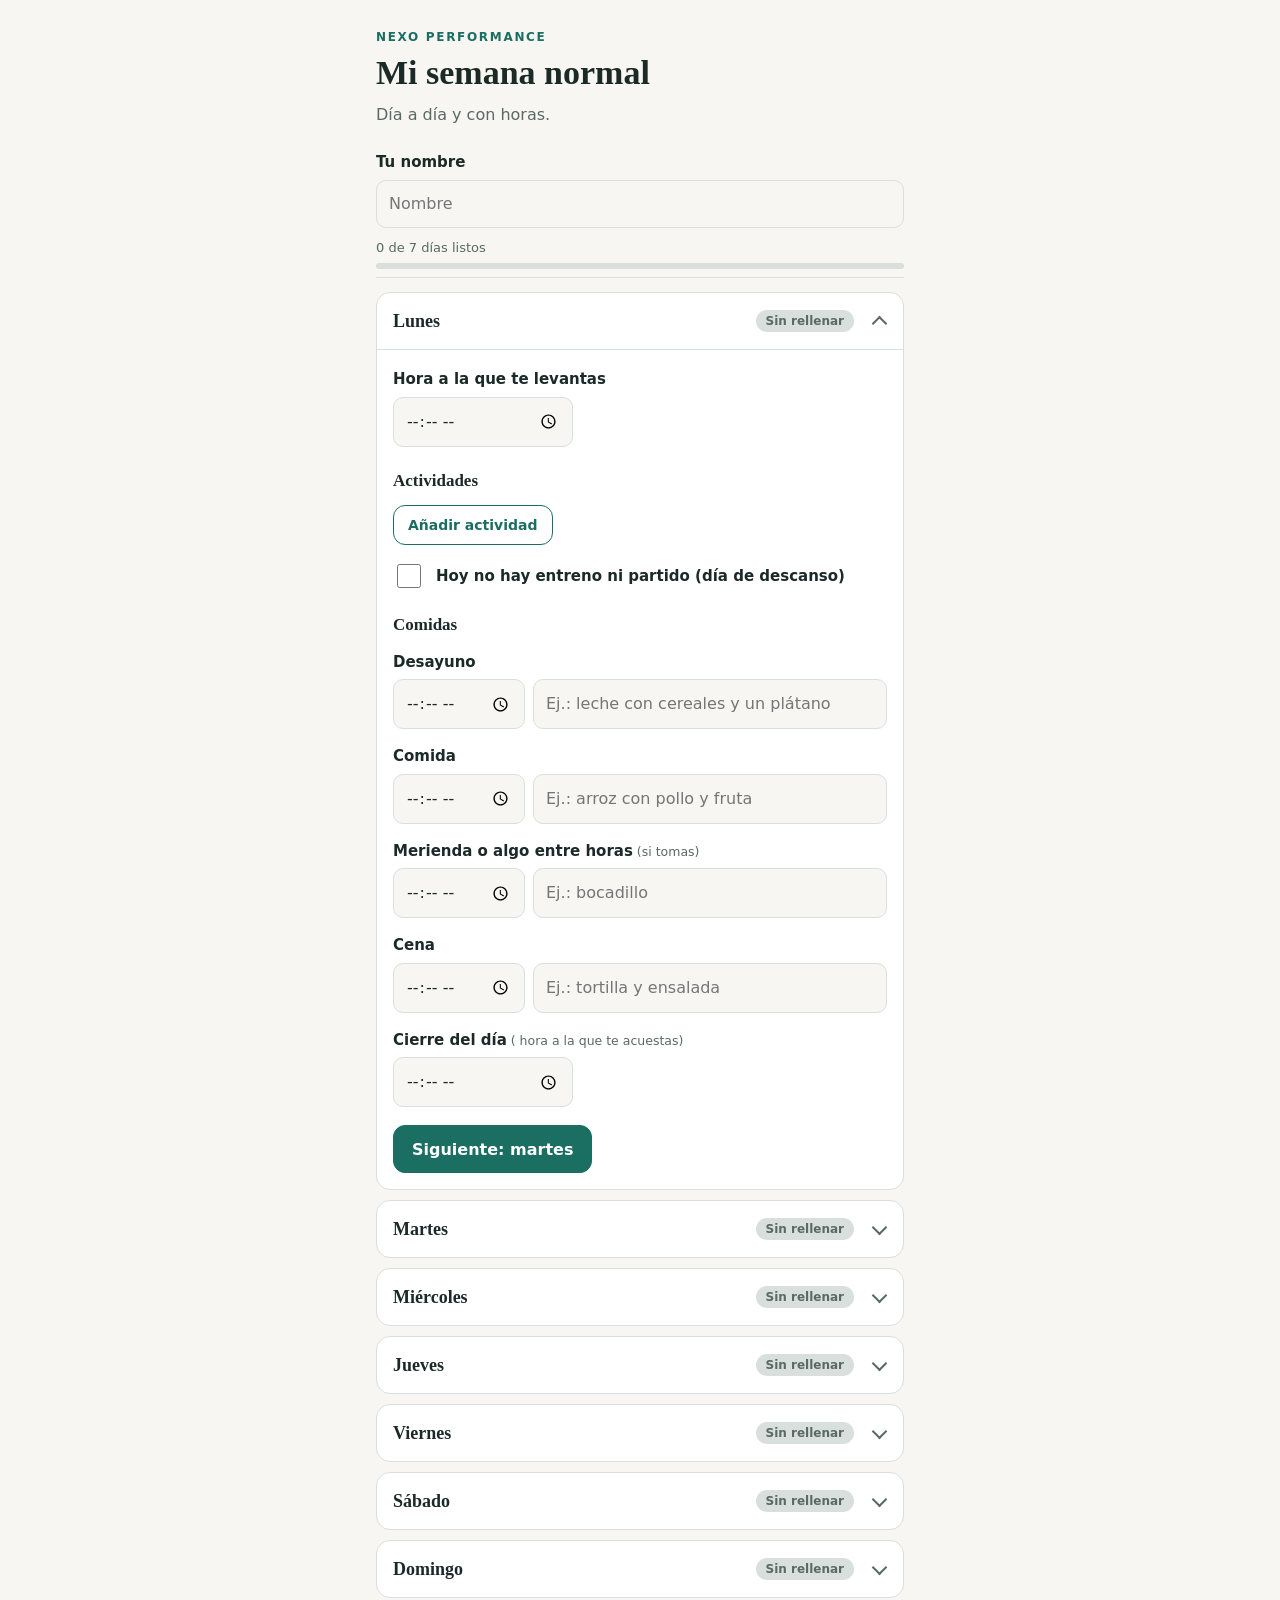
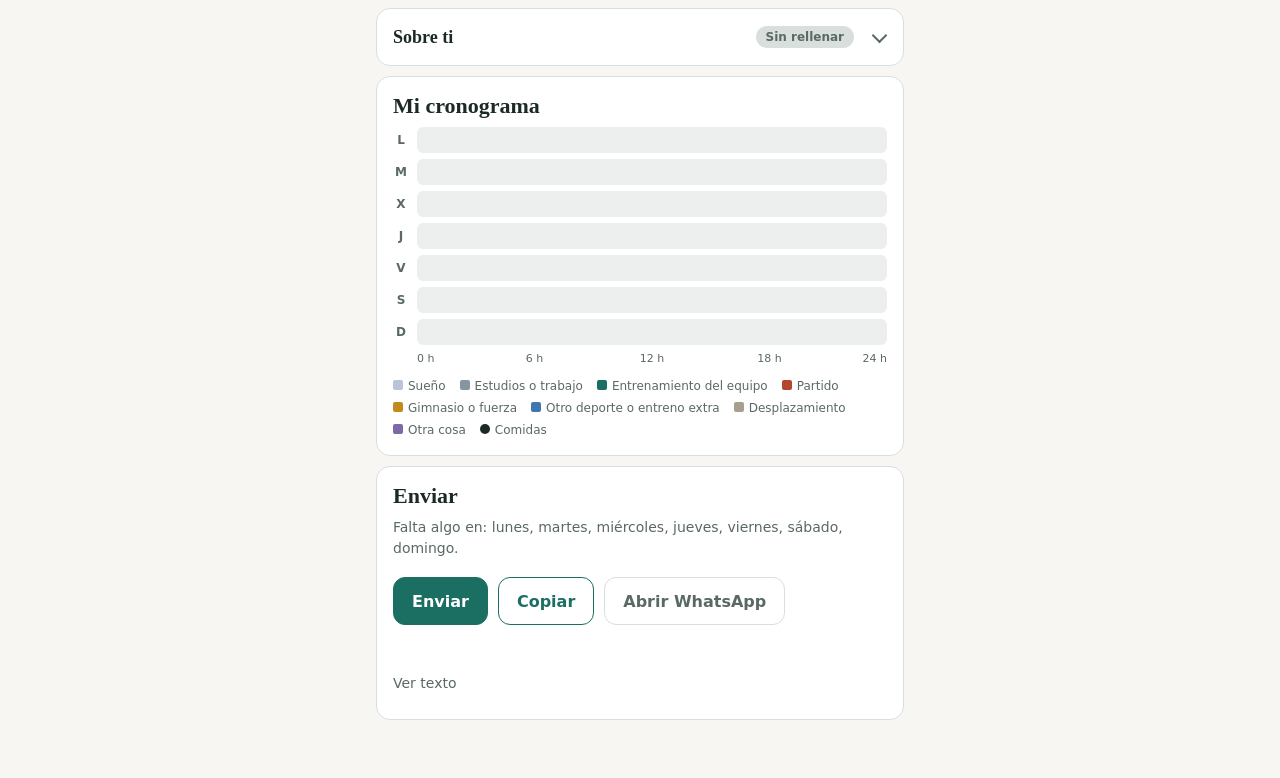
<file: semana/index.html>
<!doctype html>
<html lang="es">
<head>
<meta charset="utf-8">
<meta name="viewport" content="width=device-width, initial-scale=1, viewport-fit=cover">
<meta name="robots" content="noindex, nofollow">
<meta name="color-scheme" content="light dark">
<link rel="icon" href="data:,">
<title>Mi semana normal · NEXO Performance</title>
<style>
:root{
  --bg:#F7F6F2; --card:#FFFFFF; --ink:#1C2A27; --muted:#5A6965; --line:#D8DFDC;
  --acc:#1B6E62; --acc-ink:#FFFFFF; --soft:#E3F0EC; --warn:#8A5200; --warn-soft:#FBF0DB;
  --track:#ECEFED; --sleep:#B8C4DA;
  --c-estudio:#8794A1; --c-entreno:#1B6E62; --c-partido:#B4452E; --c-gym:#C28A1B; --c-otrodep:#3F78B0; --c-viaje:#A89F91; --c-otra:#7C6AA8;
  --serif:"Iowan Old Style","Palatino Linotype",Georgia,serif;
  --sans:system-ui,-apple-system,"Segoe UI",Roboto,"Helvetica Neue",Arial,sans-serif;
}
@media (prefers-color-scheme:dark){
  :root{
    --bg:#0F1A18; --card:#17241F; --ink:#E7EEEB; --muted:#9FB1AB; --line:#2A3A35;
    --acc:#3FA593; --acc-ink:#06201B; --soft:#1B3029; --warn:#E7B766; --warn-soft:#33280F;
    --track:#22322D; --sleep:#4A5B7A;
    --c-estudio:#9AA7B3; --c-entreno:#3FA593; --c-partido:#E0765C; --c-gym:#D9A63A; --c-otrodep:#6FA3D8; --c-viaje:#B5AC9E; --c-otra:#A592D0;
  }
}
*{box-sizing:border-box}
html{-webkit-text-size-adjust:100%}
body{margin:0;background:var(--bg);color:var(--ink);font:16px/1.5 var(--sans)}
.wrap{max-width:560px;margin:0 auto;padding:0 16px calc(48px + env(safe-area-inset-bottom))}
header{padding:28px 0 8px}
.brand{font-size:12px;letter-spacing:.14em;text-transform:uppercase;color:var(--acc);font-weight:700}
h1{font:600 34px/1.1 var(--serif);margin:8px 0 12px}
h2{font:600 22px var(--serif);margin:0 0 8px}
h3{font:600 17px var(--serif);margin:24px 0 2px}
p{margin:0 0 12px}
.muted{color:var(--muted)}
.priv{background:var(--soft);border-radius:12px;padding:12px 14px;font-size:14px;margin:16px 0}
.bar{position:sticky;top:0;z-index:5;background:var(--bg);padding:10px 0 8px;border-bottom:1px solid var(--line);margin:0 0 14px}
.bar .row{display:flex;justify-content:space-between;font-size:13px;color:var(--muted);margin-bottom:6px}
.track{height:6px;border-radius:3px;background:var(--line);overflow:hidden}
.fill{height:100%;width:0;background:var(--acc);transition:width .25s}
.card{background:var(--card);border:1px solid var(--line);border-radius:14px;margin:0 0 10px}
details.card>summary{list-style:none;cursor:pointer;display:flex;align-items:center;justify-content:space-between;gap:12px;padding:0 16px;min-height:56px;font:600 18px var(--serif);scroll-margin-top:64px}
details.card>summary::-webkit-details-marker{display:none}
details.card>summary::after{content:"";width:9px;height:9px;border-right:2px solid var(--muted);border-bottom:2px solid var(--muted);transform:rotate(45deg);margin:-4px 2px 0 8px;flex:none}
details.card[open]>summary::after{transform:rotate(-135deg);margin-top:4px}
.st{margin-left:auto;font:600 12px var(--sans);padding:4px 10px;border-radius:999px;white-space:nowrap}
.st.empty{background:var(--line);color:var(--muted)}
.st.part{background:var(--warn-soft);color:var(--warn)}
.st.ok{background:var(--soft);color:var(--acc)}
.body{padding:2px 16px 16px;border-top:1px solid var(--line)}
label{display:block;font-weight:600;font-size:15px;margin:16px 0 6px}
label small{font-weight:400;color:var(--muted)}
input,select,textarea{width:100%;font:inherit;font-size:16px;color:var(--ink);background:var(--bg);border:1px solid var(--line);border-radius:10px;padding:11px 12px;min-height:46px}
textarea{resize:vertical;min-height:70px}
input:focus,select:focus,textarea:focus,button:focus-visible,summary:focus-visible,a:focus-visible{outline:3px solid var(--acc);outline-offset:1px}
input[type=number]{max-width:120px}
.g2{display:grid;grid-template-columns:132px 1fr;gap:8px}
.g2.eq{grid-template-columns:1fr 1fr}
.act{border:1px solid var(--line);border-radius:12px;padding:2px 12px 12px;margin:12px 0 0;background:var(--bg)}
.act input,.act select{background:var(--card)}
.act label{margin-top:12px;font-size:14px}
.chk{display:flex;gap:12px;align-items:center;margin-top:16px;font-weight:600;font-size:15px;cursor:pointer}
.chk input{width:24px;height:24px;min-height:0;flex:none;accent-color:var(--acc)}
.btn{display:inline-flex;align-items:center;justify-content:center;min-height:48px;padding:0 18px;border-radius:12px;border:1px solid var(--acc);background:transparent;color:var(--acc);font:600 16px var(--sans);cursor:pointer;text-decoration:none}
.btn.main{background:var(--acc);color:var(--acc-ink)}
.btn.small{min-height:40px;font-size:14px;padding:0 14px}
.btn.quiet{border-color:var(--line);color:var(--muted)}
.acts{display:flex;flex-wrap:wrap;gap:10px;margin-top:18px}
.pad{padding:16px}
pre{white-space:pre-wrap;word-break:break-word;font:13px/1.45 ui-monospace,Menlo,monospace;background:var(--bg);border:1px solid var(--line);border-radius:10px;padding:12px;margin:10px 0 0;max-height:320px;overflow:auto}
.msg{min-height:22px;font-size:14px;color:var(--acc);margin-top:10px}
.foot{font-size:13px;color:var(--muted);margin-top:20px}
.save{font-size:12px;color:var(--muted)}
.estado{font-size:14px;color:var(--acc);font-weight:600;margin:6px 0 0}
.cr{display:flex;align-items:center;gap:8px;margin:6px 0}
.cr b{width:16px;font-size:12px;color:var(--muted);text-align:center;flex:none}
.b24{position:relative;flex:1;height:26px;border-radius:6px;background:var(--track);overflow:hidden}
.b24 i{position:absolute;top:0;bottom:0;display:block}
.b24 u{position:absolute;top:50%;width:8px;height:8px;margin:-4px 0 0 -4px;border-radius:50%;background:var(--ink);box-shadow:0 0 0 2px var(--card)}
.ejes{position:relative;height:16px;margin:2px 0 0 24px;font-size:11px;color:var(--muted)}
.ejes span{position:absolute;transform:translateX(-50%);white-space:nowrap}
.ejes span:first-child{transform:none}
.ejes span:last-child{transform:translateX(-100%)}
.ley{display:flex;flex-wrap:wrap;gap:4px 14px;margin-top:10px;font-size:12px;color:var(--muted)}
.ley span::before{content:"";display:inline-block;width:10px;height:10px;border-radius:2px;background:var(--cc);margin-right:5px}
.ley span.pt::before{border-radius:50%;background:var(--ink)}
</style>
</head>
<body>
<div class="wrap">
<header>
  <div class="brand">NEXO Performance</div>
  <h1>Mi semana normal</h1>
  <p class="muted">Día a día y con horas.</p>
  <div class="estado" id="estado-envio" hidden></div>
  <noscript><p><strong>Esta hoja necesita JavaScript activado en el navegador.</strong></p></noscript>
</header>

<label for="nombre" style="margin-top:4px">Tu nombre</label>
<input id="nombre" type="text" autocomplete="given-name" enterkeyhint="next" placeholder="Nombre">

<div class="bar" aria-live="polite">
  <div class="row"><span id="prog">0 de 7 días listos</span><span class="save" id="save"></span></div>
  <div class="track"><div class="fill" id="fill"></div></div>
</div>

<div id="dias"></div>

<details class="card" id="tu">
  <summary>Sobre ti <span class="st empty" id="st-tu">Sin rellenar</span></summary>
  <div class="body" id="tu-body"></div>
</details>

<section class="card pad" aria-labelledby="h-crono">
  <h2 id="h-crono">Mi cronograma</h2>
  <div id="crono"></div>
  <div class="ejes" aria-hidden="true"><span style="left:0">0 h</span><span style="left:25%">6 h</span><span style="left:50%">12 h</span><span style="left:75%">18 h</span><span style="left:100%">24 h</span></div>
  <div class="ley" id="ley"></div>
</section>

<section class="card pad" aria-labelledby="h-send">
  <h2 id="h-send">Enviar</h2>
  <div id="faltan" class="muted" style="font-size:14px"></div>
  <div class="acts">
    <button class="btn main" id="b-enviar" type="button">Enviar</button>
    <span id="wa-botones" style="display:contents">
      <button class="btn" id="b-copiar" type="button">Copiar</button>
      <a class="btn quiet" href="https://wa.me/34666791332" target="_blank" rel="noopener">Abrir WhatsApp</a>
    </span>
  </div>
  <div class="msg" id="msg" role="status" aria-live="polite"></div>
  <details id="alt" hidden style="margin-top:6px"><summary style="cursor:pointer;color:var(--muted);font-size:14px;min-height:40px;display:flex;align-items:center">WhatsApp</summary><div class="acts" id="alt-acts" style="margin-top:4px"></div></details>
  <details style="margin-top:6px"><summary style="cursor:pointer;color:var(--muted);font-size:14px;min-height:40px;display:flex;align-items:center">Ver texto</summary><pre id="vista"></pre></details>
</section>
</div>

<script>
(function(){
'use strict';
var KEY='nexo_semana_normal_v2';
var DIAS=['Lunes','Martes','Miércoles','Jueves','Viernes','Sábado','Domingo'];
var INI=['L','M','X','J','V','S','D'];
var TIPOS=[
 {id:'estudio',n:'Estudios o trabajo',c:'--c-estudio',dep:0},
 {id:'entreno',n:'Entrenamiento del equipo',c:'--c-entreno',dep:1},
 {id:'partido',n:'Partido',c:'--c-partido',dep:1},
 {id:'gym',n:'Gimnasio o fuerza',c:'--c-gym',dep:1},
 {id:'otrodep',n:'Otro deporte o entreno extra',c:'--c-otrodep',dep:1},
 {id:'viaje',n:'Desplazamiento',c:'--c-viaje',dep:0},
 {id:'otra',n:'Otra cosa',c:'--c-otra',dep:0}
];
var COMIDAS=[
 {k:'desayuno',n:'Desayuno',core:1,ph:'Ej.: leche con cereales y un plátano'},
 {k:'comida',n:'Comida',core:1,ph:'Ej.: arroz con pollo y fruta'},
 {k:'merienda',n:'Merienda o algo entre horas',s:'si tomas',ph:'Ej.: bocadillo'},
 {k:'cena',n:'Cena',core:1,ph:'Ej.: tortilla y ensalada'}
];
var TU=[
 {k:'objetivo',t:'area',l:'¿Qué quieres conseguir esta temporada?',o:'Quiero conseguir esta temporada'},
 {k:'molestias',t:'area',l:'Molestias o lesiones que tienes ahora',s:'si no hay, escribe «ninguna»',o:'Molestias o lesiones ahora'},
 {k:'lesiones',t:'area',l:'Lesiones anteriores importantes',s:'qué fue y cuándo',o:'Lesiones anteriores importantes'},
 {k:'bebidas',t:'area',l:'Qué bebes en un día normal',s:'agua, café, energéticas…',o:'Lo que bebo en un día normal'},
 {k:'otros',t:'area',l:'Suplementos, medicación o alergias',s:'opcional',o:'Suplementos, medicación o alergias'},
 {k:'energia',t:'num',l:'Energía al levantarte, de 0 a 10',o:'Energía al levantarme (0 a 10)'},
 {k:'estres',t:'num',l:'Estrés o carga mental estos días, de 0 a 10',o:'Estrés o carga mental estos días (0 a 10)'},
 {k:'mas',t:'area',l:'Algo más que quieras que sepa',o:'Algo más que quiero que sepas'}
];
var $=function(id){return document.getElementById(id)};
/* Enlace personal (?t=...): si lo hay, se envía directo a Pulso (Supabase UE) y no por WhatsApp. La clave anon es pública por diseño. */
var SB_URL='https://lunaktorykgmhejojiai.supabase.co',SB_KEY='eyJhbGciOiJIUzI1NiIsInR5cCI6IkpXVCJ9.eyJpc3MiOiJzdXBhYmFzZSIsInJlZiI6Imx1bmFrdG9yeWtnbWhlam9qaWFpIiwicm9sZSI6ImFub24iLCJpYXQiOjE3OTE1NTg0NzgsImV4cCI6MjEwNzEzNDQ3OH0.BYIZrNLi4br2IVYP2vRe-r1vn_m2G5fyxaxMjGdaJZE',TKEY='nexo_cliente_token',TIPO='semana';
var token=null,modoApp=false,primerNombre='';
(function(){
  var t=null;try{t=new URLSearchParams(location.search).get('t')}catch(e){}
  try{if(t){localStorage.setItem(TKEY,t);history.replaceState(null,'',location.pathname)}else t=localStorage.getItem(TKEY)}catch(e){}
  token=t||null;
})();
function rpc(fn,args){
  return fetch(SB_URL+'/rest/v1/rpc/'+fn,{method:'POST',headers:{'apikey':SB_KEY,'Authorization':'Bearer '+SB_KEY,'Content-Type':'application/json'},body:JSON.stringify(args)})
    .then(function(r){if(!r.ok)throw new Error('http '+r.status);return r.text()}).then(function(t){return t?JSON.parse(t):null});
}
function cuando(iso){try{return new Date(iso).toLocaleString('es-ES',{day:'numeric',month:'long',hour:'2-digit',minute:'2-digit'})}catch(e){return ''}}
function vacio(){return{levanta:'',cierre:'',descanso:false,com:{},acts:[]}}
function norm(s){
  s=(s&&typeof s==='object')?s:{};
  s.nombre=s.nombre||'';s.tu=s.tu||{};
  s.dias=Array.isArray(s.dias)?s.dias:[];
  while(s.dias.length<7)s.dias.push(vacio());
  s.dias=s.dias.slice(0,7).map(function(d){d=d||{};d.levanta=d.levanta||'';d.cierre=d.cierre||'';d.descanso=!!d.descanso;d.com=d.com||{};d.acts=Array.isArray(d.acts)?d.acts:[];return d});
  return s;
}
function load(){try{var r=localStorage.getItem(KEY);return r?JSON.parse(r):null}catch(e){return null}}
var state=norm(load());
var bodies=[];
var timer=null;
function save(){
  clearTimeout(timer);
  timer=setTimeout(function(){
    try{localStorage.setItem(KEY,JSON.stringify(state));$('save').textContent='Guardado'}
    catch(e){$('save').textContent='No se puede guardar aquí: no cierres la página hasta enviar'}
  },250);
}
function tipo(id){return TIPOS.filter(function(t){return t.id===id})[0]}
function com(d,k){return d.com[k]||(d.com[k]={h:'',q:''})}
function actVacia(a){return !(a.t||a.d||a.h||(a.q||'').trim())}
function hasDay(d){
  return !!(d.levanta||d.cierre||d.descanso||d.acts.some(function(a){return !actVacia(a)})||COMIDAS.some(function(c){var m=d.com[c.k];return m&&(m.h||(m.q||'').trim())}));
}
function dayStatus(i){
  var d=state.dias[i];
  if(!hasDay(d))return['empty','Sin rellenar'];
  var h=function(k){return d.com[k]&&d.com[k].h};
  var dep=d.descanso||d.acts.some(function(a){var t=tipo(a.t);return t&&t.dep&&(a.d||a.h)});
  return(d.levanta&&d.cierre&&h('desayuno')&&h('comida')&&h('cena')&&dep)?['ok','Listo']:['part','Falta algo'];
}
function hasTu(){return TU.some(function(c){return (state.tu[c.k]||'').toString().trim()})}
function refresh(){
  var listos=0,faltan=[];
  for(var i=0;i<7;i++){
    var s=dayStatus(i),b=$('st-'+i);b.className='st '+s[0];b.textContent=s[1];
    if(s[0]==='ok')listos++;else faltan.push(DIAS[i].toLowerCase());
  }
  var tu=hasTu(),b2=$('st-tu');b2.className='st '+(tu?'ok':'empty');b2.textContent=tu?'Listo':'Sin rellenar';
  $('prog').textContent=listos+' de 7 días listos';
  $('fill').style.width=(listos/7*100)+'%';
  $('faltan').textContent=faltan.length?'Falta algo en: '+faltan.join(', ')+'.':'';
  $('vista').textContent=texto();
  crono();
}
function onData(){save();refresh()}
function mins(h){return /^\d\d:\d\d$/.test(h||'')?(+h.slice(0,2))*60+(+h.slice(3)):null}
function items(d){
  var it=[],n=0,add=function(m,txt){it.push({m:m,n:n++,t:txt})};
  if(d.levanta)add(-2,d.levanta+' Me levanto');
  if(d.descanso)add(-1,'Día de descanso, sin entreno ni partido');
  d.acts.forEach(function(a){
    if(actVacia(a))return;
    var t=tipo(a.t),h=a.d&&a.h?a.d+'-'+a.h:(a.d||a.h||'(sin hora)');
    var m=mins(a.d);if(m===null)m=mins(a.h);
    add(m===null?90000:m,h+' '+(t?t.n:'Actividad')+((a.q||'').trim()?': '+a.q.trim():''));
  });
  COMIDAS.forEach(function(c){
    var m=d.com[c.k];if(!m||!(m.h||(m.q||'').trim()))return;
    var mm=mins(m.h);
    add(mm===null?90000:mm,(m.h||'(sin hora)')+' '+c.n+((m.q||'').trim()?': '+m.q.trim():''));
  });
  if(d.cierre)add(99999,d.cierre+' Me acuesto (cierre del día)');
  it.sort(function(a,b){return a.m-b.m||a.n-b.n});
  return it.map(function(x){return x.t});
}
function texto(){
  var L=[],nm=(state.nombre||'').trim();
  L.push('MI SEMANA NORMAL'+(nm?' · '+nm:''));L.push('');
  DIAS.forEach(function(nombre,i){
    var r=items(state.dias[i]);
    if(!r.length)r=['(sin rellenar)'];
    L.push(nombre.toUpperCase());r.forEach(function(x){L.push(x)});L.push('');
  });
  var t=[];
  TU.forEach(function(c){var v=(state.tu[c.k]||'').toString().trim();if(v)t.push('- '+(c.o||c.l)+': '+v)});
  if(t.length){L.push('SOBRE MÍ');t.forEach(function(x){L.push(x)})}
  return L.join('\n').trim();
}
/* cronograma visual */
function seg(cls,from,to,css,label){
  var i=document.createElement('i');
  var a=Math.max(0,from)/1440*100,w=Math.max(1.2,(Math.min(1440,to)-Math.max(0,from))/1440*100);
  i.style.left=a+'%';i.style.width=Math.min(w,100-a)+'%';i.style.background=css;
  if(label)i.title=label;
  return i;
}
function crono(){
  var box=$('crono');box.textContent='';
  DIAS.forEach(function(nombre,i){
    var d=state.dias[i];
    var row=document.createElement('div');row.className='cr';
    var b=document.createElement('b');b.textContent=INI[i];b.title=nombre;row.appendChild(b);
    var bar=document.createElement('div');bar.className='b24';
    bar.setAttribute('role','img');
    var lev=mins(d.levanta),cie=mins(d.cierre);
    if(lev!==null&&lev>0)bar.appendChild(seg('s',0,lev,'var(--sleep)','Sueño'));
    if(cie!==null&&cie>=720)bar.appendChild(seg('s',cie,1440,'var(--sleep)','Sueño'));
    d.acts.forEach(function(a){
      var t=tipo(a.t),s=mins(a.d),e=mins(a.h);
      if(!t||(s===null&&e===null))return;
      if(s===null)s=Math.max(0,e-60);
      if(e===null||e<=s)e=Math.min(1440,s+60);
      bar.appendChild(seg('a',s,e,'var(--'+t.c.slice(2)+')',t.n+' '+(a.d||'')+'-'+(a.h||'')));
    });
    COMIDAS.forEach(function(c){
      var m=d.com[c.k],mm=m&&mins(m.h);
      if(mm===null||mm===undefined)return;
      var u=document.createElement('u');u.style.left=(mm/1440*100)+'%';u.title=c.n+' '+m.h;bar.appendChild(u);
    });
    bar.setAttribute('aria-label',nombre+': '+(items(d).join('; ')||'sin rellenar'));
    row.appendChild(bar);box.appendChild(row);
  });
  var ley=$('ley');
  if(!ley.firstChild){
    var add=function(txt,css,cls){var s=document.createElement('span');s.textContent=txt;if(css)s.style.setProperty('--cc',css);if(cls)s.className=cls;ley.appendChild(s)};
    add('Sueño','var(--sleep)');
    TIPOS.forEach(function(t){add(t.n,'var('+t.c+')')});
    add('Comidas',null,'pt');
  }
}
/* formulario */
function el(tag,cls,txt){var e=document.createElement(tag);if(cls)e.className=cls;if(txt)e.textContent=txt;return e}
function lab(id,txt,small){var l=el('label');l.htmlFor=id;l.appendChild(document.createTextNode(txt));if(small){l.appendChild(el('small',null,' ('+small+')'))}return l}
function timeIn(id,val,fn,aria){var e=document.createElement('input');e.type='time';e.id=id;e.value=val||'';if(aria)e.setAttribute('aria-label',aria);e.addEventListener('input',function(){fn(e.value)});e.addEventListener('change',function(){fn(e.value)});return e}
function textIn(id,val,ph,fn,aria){var e=document.createElement('input');e.type='text';e.id=id;e.value=val||'';e.placeholder=ph||'';e.autocomplete='off';if(aria)e.setAttribute('aria-label',aria);e.addEventListener('input',function(){fn(e.value)});return e}
function fillBody(i){
  var d=state.dias[i],body=bodies[i];body.textContent='';
  if(i>0){
    var cp=el('button','btn small','Copiar del '+DIAS[i-1].toLowerCase());cp.type='button';cp.style.marginTop='14px';
    cp.addEventListener('click',function(){
      if(hasDay(state.dias[i])&&!window.confirm('Esto reemplaza lo que ya escribiste en este día. ¿Seguir?'))return;
      state.dias[i]=JSON.parse(JSON.stringify(state.dias[i-1]));
      fillBody(i);onData();
    });
    body.appendChild(cp);
  }
  body.appendChild(lab('d'+i+'-lev','Hora a la que te levantas'));
  var g=el('div');g.style.maxWidth='180px';g.appendChild(timeIn('d'+i+'-lev',d.levanta,function(v){d.levanta=v;onData()}));body.appendChild(g);

  body.appendChild(el('h3',null,'Actividades'));
  d.acts.forEach(function(a,j){
    var b=el('div','act'),id='d'+i+'-a'+j;
    b.appendChild(lab(id+'-t','¿Qué es?'));
    var sel=document.createElement('select');sel.id=id+'-t';
    var o0=document.createElement('option');o0.value='';o0.textContent='Elige una opción';sel.appendChild(o0);
    TIPOS.forEach(function(t){var o=document.createElement('option');o.value=t.id;o.textContent=t.n;sel.appendChild(o)});
    sel.value=a.t||'';
    sel.addEventListener('change',function(){a.t=sel.value;onData()});
    b.appendChild(sel);
    var g2=el('div','g2 eq'),c1=el('div'),c2=el('div');
    c1.appendChild(lab(id+'-d','Desde'));c1.appendChild(timeIn(id+'-d',a.d,function(v){a.d=v;onData()}));
    c2.appendChild(lab(id+'-h','Hasta'));c2.appendChild(timeIn(id+'-h',a.h,function(v){a.h=v;onData()}));
    g2.appendChild(c1);g2.appendChild(c2);b.appendChild(g2);
    b.appendChild(lab(id+'-q','Detalle',' opcional'.trim()));
    b.appendChild(textIn(id+'-q',a.q,'Ej.: entreno de pretemporada, clase de mates',function(v){a.q=v;onData()}));
    var rm=el('button','btn quiet small','Quitar esta actividad');rm.type='button';rm.style.marginTop='12px';
    rm.addEventListener('click',function(){d.acts.splice(j,1);fillBody(i);onData()});
    b.appendChild(rm);
    body.appendChild(b);
  });
  var add=el('button','btn small','Añadir actividad');add.type='button';add.style.marginTop='12px';
  add.addEventListener('click',function(){
    d.acts.push({t:'',d:'',h:'',q:''});fillBody(i);onData();
    var s=body.querySelectorAll('.act select');if(s.length)s[s.length-1].focus();
  });
  body.appendChild(add);
  var ck=el('label','chk');ck.style.margin='16px 0 0';
  var cb=document.createElement('input');cb.type='checkbox';cb.checked=!!d.descanso;
  cb.addEventListener('change',function(){d.descanso=cb.checked;onData()});
  ck.appendChild(cb);ck.appendChild(document.createTextNode('Hoy no hay entreno ni partido (día de descanso)'));
  body.appendChild(ck);

  body.appendChild(el('h3',null,'Comidas'));
  COMIDAS.forEach(function(c){
    var m=com(d,c.k),id='d'+i+'-'+c.k;
    body.appendChild(lab(id+'-h',c.n,c.s));
    var r=el('div','g2');
    r.appendChild(timeIn(id+'-h',m.h,function(v){m.h=v;onData()},'Hora: '+c.n.toLowerCase()));
    r.appendChild(textIn(id+'-q',m.q,c.ph,function(v){m.q=v;onData()},'Qué tomas: '+c.n.toLowerCase()));
    body.appendChild(r);
  });

  body.appendChild(lab('d'+i+'-cie','Cierre del día',' hora a la que te acuestas'));
  var g3=el('div');g3.style.maxWidth='180px';g3.appendChild(timeIn('d'+i+'-cie',d.cierre,function(v){d.cierre=v;onData()}));body.appendChild(g3);

  var acts=el('div','acts'),nx=el('button','btn main',i<6?'Siguiente: '+DIAS[i+1].toLowerCase():'Siguiente: sobre ti');nx.type='button';
  nx.addEventListener('click',function(){(i<6?$('dia-'+(i+1)):$('tu')).open=true});
  acts.appendChild(nx);body.appendChild(acts);
}
function tuField(c){
  var w=el('div'),id='tu-'+c.k;
  w.appendChild(lab(id,c.l,c.s));
  var e;
  if(c.t==='area'){e=document.createElement('textarea');e.rows=2;e.autocomplete='off'}
  else{e=document.createElement('input');e.type='number';e.min=0;e.max=10;e.step=1;e.inputMode='numeric'}
  e.id=id;e.value=state.tu[c.k]||'';
  var f=function(){state.tu[c.k]=e.value;onData()};
  e.addEventListener('input',f);e.addEventListener('change',f);
  w.appendChild(e);return w;
}
function build(){
  var cont=$('dias');
  DIAS.forEach(function(nombre,i){
    var det=el('details','card');det.id='dia-'+i;
    var sum=el('summary',null,nombre);
    var st=el('span','st empty','Sin rellenar');st.id='st-'+i;sum.appendChild(st);
    det.appendChild(sum);
    var body=el('div','body');bodies[i]=body;det.appendChild(body);
    cont.appendChild(det);fillBody(i);
  });
  var tb=$('tu-body');
  TU.forEach(function(c){tb.appendChild(tuField(c))});
  var acts=el('div','acts'),fin=el('button','btn main','Ir al cronograma');fin.type='button';
  fin.addEventListener('click',function(){$('tu').open=false;$('h-crono').scrollIntoView({behavior:'smooth',block:'start'})});
  acts.appendChild(fin);tb.appendChild(acts);
  var todos=[].slice.call(document.querySelectorAll('details.card'));
  todos.forEach(function(d){
    d.addEventListener('toggle',function(){
      if(!d.open)return;
      todos.forEach(function(o){if(o!==d)o.open=false});
      d.scrollIntoView({behavior:'smooth',block:'start'});
    });
  });
}
function nombreOk(){
  if((state.nombre||'').trim())return true;
  $('msg').textContent='Escribe tu nombre arriba antes de enviar.';
  $('nombre').scrollIntoView({behavior:'smooth',block:'center'});$('nombre').focus();
  return false;
}
function copiar(){
  if(!nombreOk())return Promise.resolve();
  var t=texto();
  var ok=function(){$('msg').textContent='Copiado.'};
  var no=function(){
    $('msg').textContent='No he podido copiarlo. Abre «Ver texto», selecciónalo y cópialo.';
    $('vista').parentNode.open=true;
  };
  if(navigator.clipboard&&navigator.clipboard.writeText){return navigator.clipboard.writeText(t).then(ok,no)}
  no();return Promise.resolve();
}
function compartir(){
  if(!nombreOk())return;
  var t=texto();
  if(navigator.share){
    navigator.share({text:t}).then(function(){$('msg').textContent='Listo.'},function(e){
      if(e&&e.name==='AbortError')return;
      copiar();
    });
  }else{copiar()}
}
function marca(iso){var b=$('estado-envio');b.textContent=iso?'Enviado el '+cuando(iso)+'.':'';b.hidden=!iso}
function enviarApp(){
  if(!nombreOk())return;
  var b=$('b-enviar');b.disabled=true;$('msg').textContent='Enviando…';
  rpc('cli_guardar',{p_token:token,p_tipo:TIPO,p_resp:{v:2,datos:{nombre:state.nombre,dias:state.dias,tu:state.tu},texto:texto()}}).then(function(){
    b.disabled=false;$('msg').textContent='Enviado.';marca(new Date().toISOString());
  },function(){
    b.disabled=false;$('msg').textContent='No se ha podido enviar. Prueba otra vez o usa WhatsApp.';$('alt').open=true;
  });
}
function enviar(){if(modoApp)enviarApp();else compartir()}
function pasarAModoApp(on){
  modoApp=on;
  $('alt').hidden=!on;
  if(on)$('alt-acts').appendChild($('wa-botones'));
  else $('b-enviar').parentNode.appendChild($('wa-botones'));
}
function rehidratar(){
  /* vuelve a pintar todo desde `state` (tras cargar lo enviado desde el servidor) */
  for(var i=0;i<7;i++)fillBody(i);
  var tb=$('tu-body');tb.textContent='';
  TU.forEach(function(c){tb.appendChild(tuField(c))});
  var acts=el('div','acts'),fin=el('button','btn main','Ir al cronograma');fin.type='button';
  fin.addEventListener('click',function(){$('tu').open=false;$('h-crono').scrollIntoView({behavior:'smooth',block:'start'})});
  acts.appendChild(fin);tb.appendChild(acts);
  $('nombre').value=state.nombre||'';
  refresh();
}
function arrancarApp(){
  if(!token)return;
  pasarAModoApp(true);marca(null);
  rpc('cli_cargar',{p_token:token}).then(function(info){
    if(!info){ /* enlace que ya no vale */
      pasarAModoApp(false);try{localStorage.removeItem(TKEY)}catch(e){}token=null;
      var b=$('estado-envio');b.textContent='Este enlace ya no vale.';b.hidden=false;return;
    }
    primerNombre=(info.nombre||'').split(' ')[0]||'';
    if(!(state.nombre||'').trim()&&primerNombre){state.nombre=primerNombre;$('nombre').value=primerNombre}
    var r=info.respuestas&&info.respuestas[TIPO];
    var vacioLocal=!state.dias.some(hasDay)&&!hasTu();
    if(r&&r.datos&&vacioLocal){state=norm(r.datos);if(!state.nombre)state.nombre=primerNombre;rehidratar();save()}
    marca(r&&r.enviado?r.enviado:null);
  },function(){ /* sin conexión: se puede seguir rellenando y enviar después */ });
}
build();
$('nombre').value=state.nombre||'';
$('nombre').addEventListener('input',function(){state.nombre=this.value;onData()});
$('b-enviar').addEventListener('click',enviar);
$('b-copiar').addEventListener('click',copiar);
refresh();
arrancarApp();
var primero=-1;for(var i=0;i<7;i++){if(dayStatus(i)[0]!=='ok'){primero=i;break}}
if(primero>=0)$('dia-'+primero).open=true;
})();
</script>
</body>
</html>
</file>
